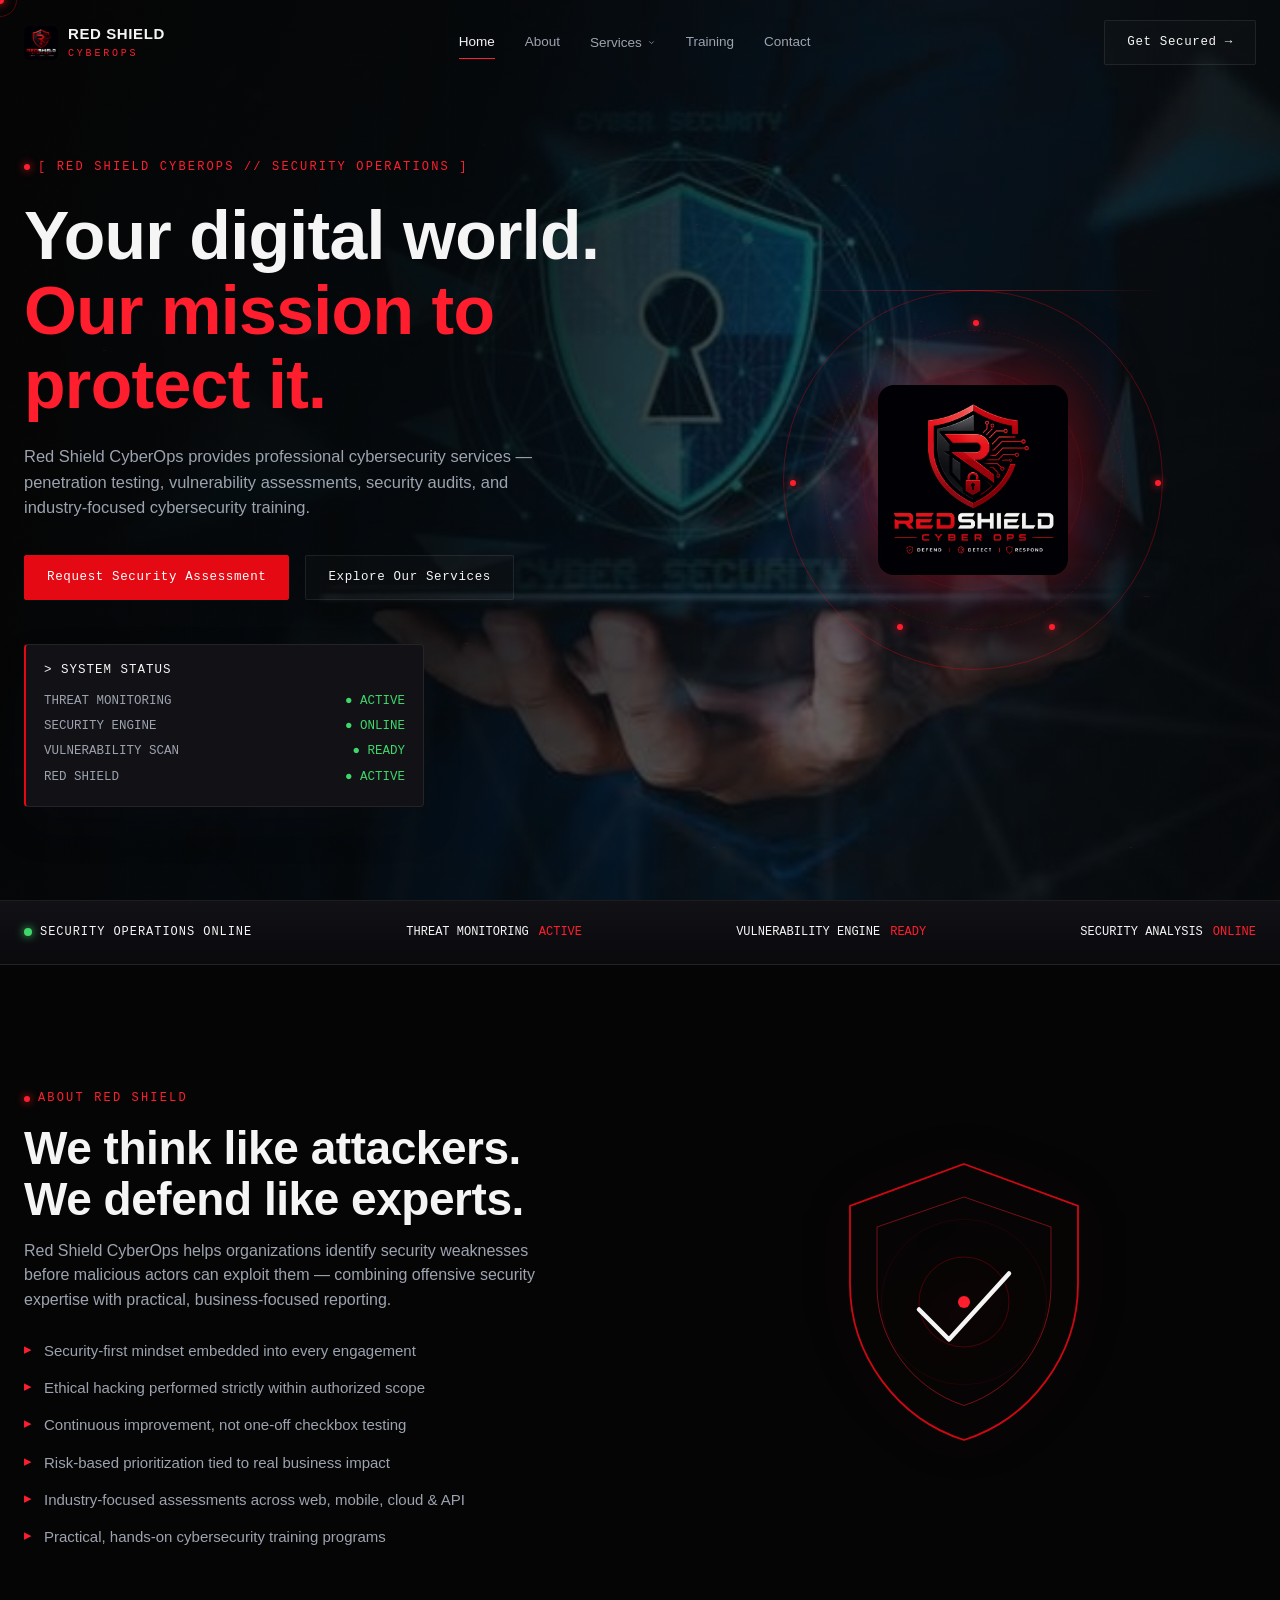
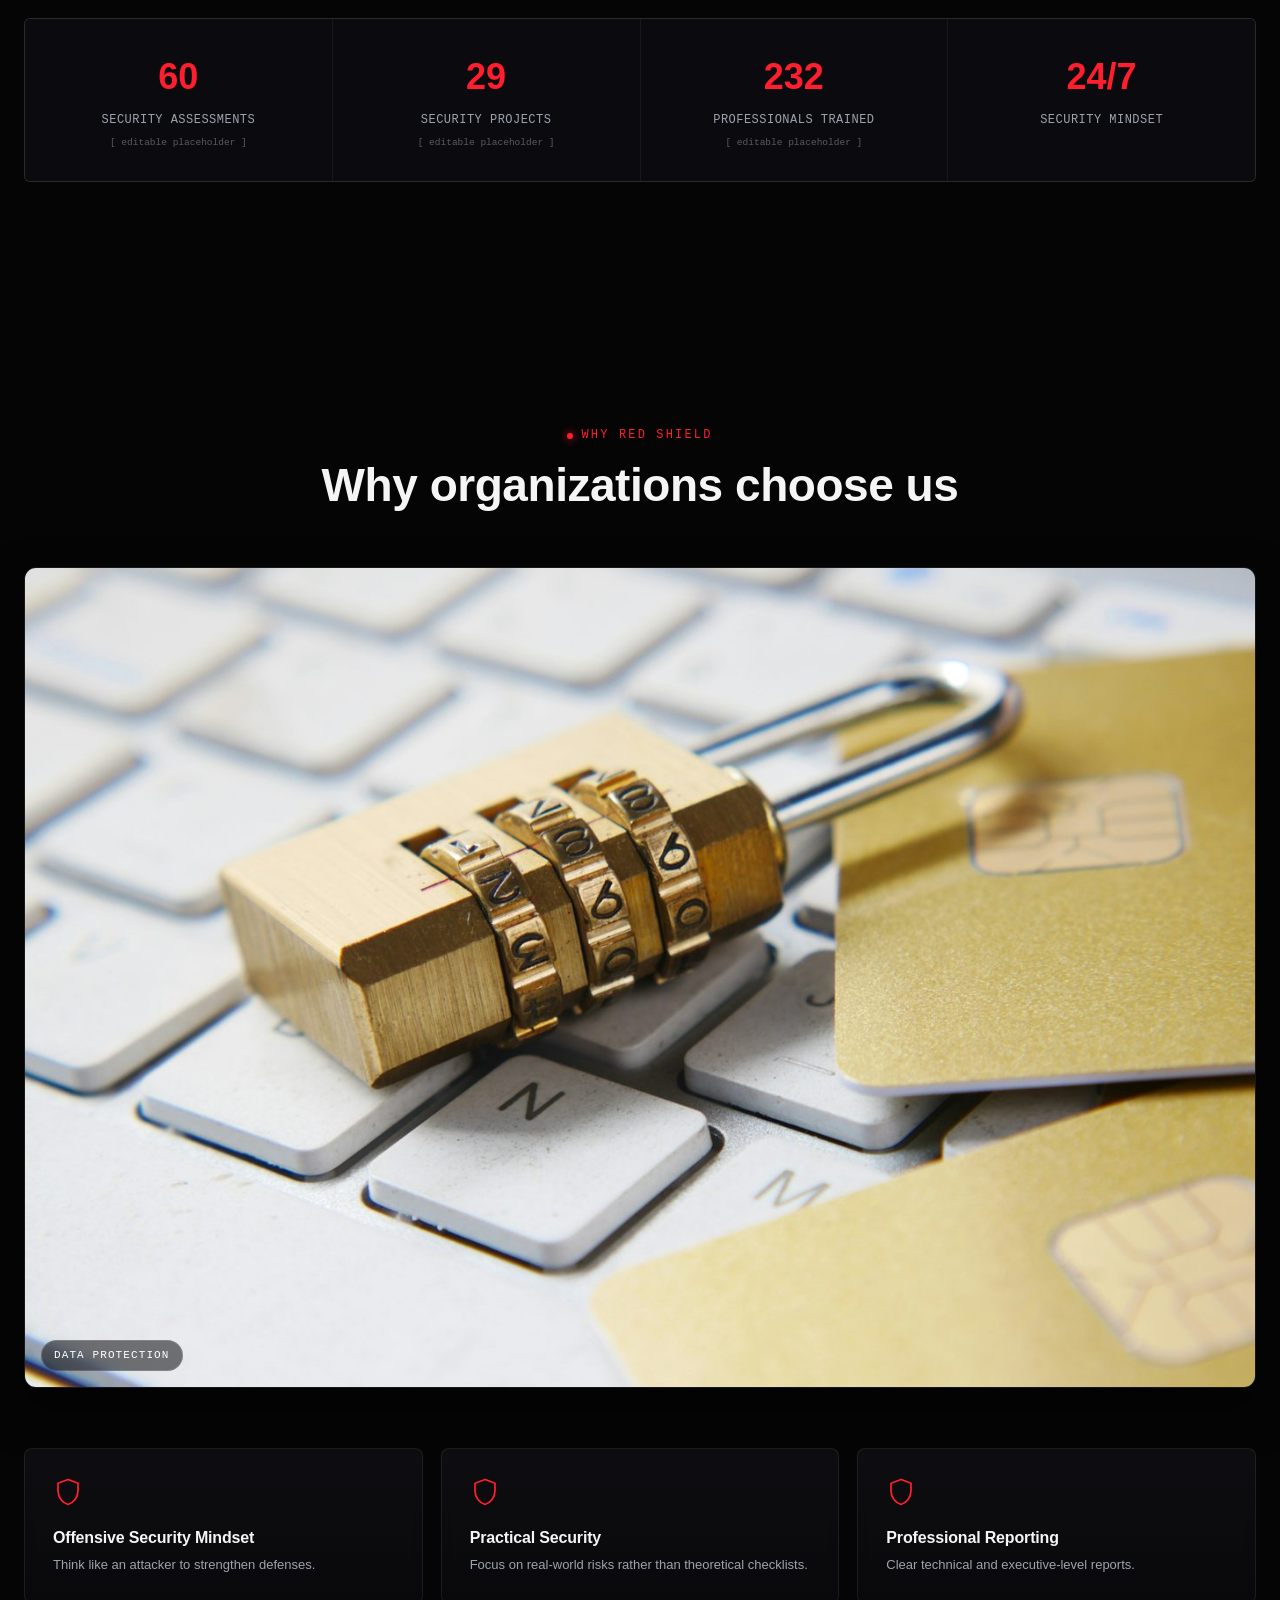
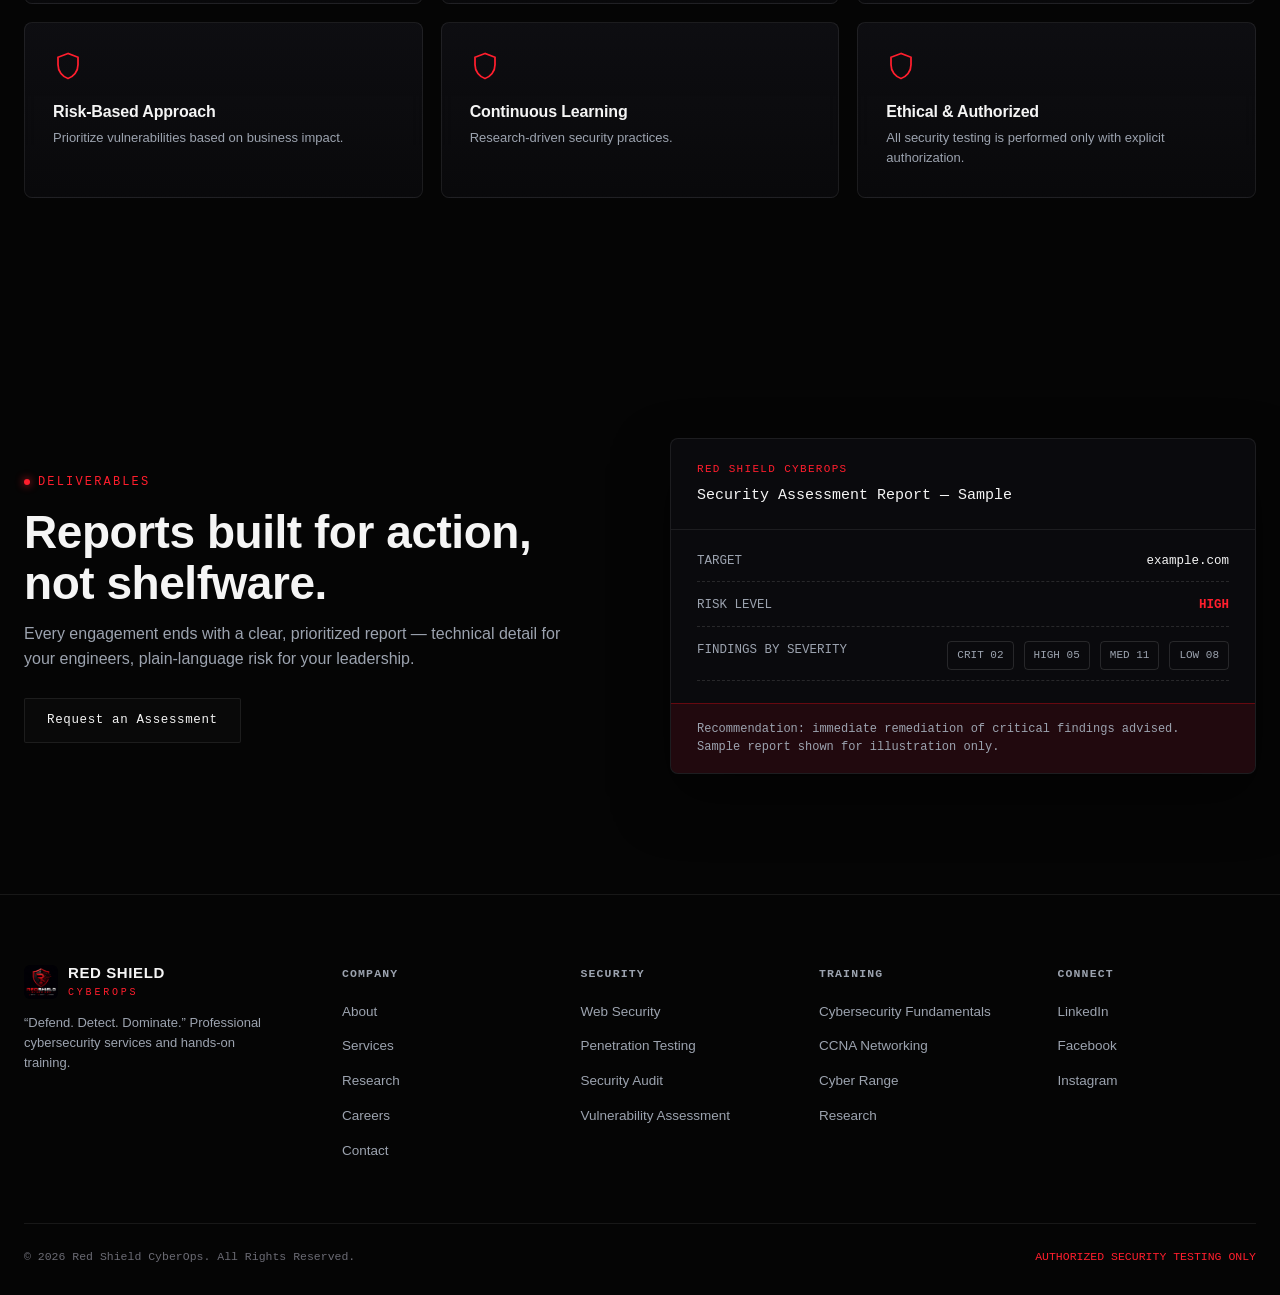
<file: index.html>
<!DOCTYPE html>
<html lang="en">
<head>
<meta charset="UTF-8">
<meta name="viewport" content="width=device-width, initial-scale=1.0">
<title>Red Shield CyberOps | Offensive Security, Penetration Testing &amp; Cyber Training</title>
<meta name="description" content="Red Shield CyberOps delivers professional penetration testing, vulnerability assessments, security audits, and hands-on cybersecurity training.">
<meta name="keywords" content="cybersecurity services, cybersecurity company, penetration testing, web application security, mobile application security, vulnerability assessment, security audit, API security, cybersecurity training, ethical hacking training, CEH preparation, CCNA training, network security, cybersecurity consulting">
<meta property="og:title" content="Red Shield CyberOps | Offensive Security, Penetration Testing &amp; Cyber Training">
<meta property="og:description" content="Red Shield CyberOps delivers professional penetration testing, vulnerability assessments, security audits, and hands-on cybersecurity training.">
<meta property="og:type" content="website">
<meta property="og:image" content="images/logo.jpeg">
<link rel="icon" type="image/jpeg" href="images/logo.jpeg">
<link rel="stylesheet" href="styles.css">
<script type="application/ld+json">
{
  "@context": "https://schema.org",
  "@type": "ProfessionalService",
  "name": "Red Shield CyberOps",
  "description": "Penetration testing, vulnerability assessment, security audits and cybersecurity training.",
  "areaServed": "Global",
  "slogan": "Defend. Detect. Dominate."
}
</script>
</head>
<body>

<canvas id="bg-canvas"></canvas>
<div class="grain"></div>
<div class="cursor-dot" id="cursorDot"></div>
<div class="cursor-ring" id="cursorRing"></div>
<div class="cursor-label" id="cursorLabel">ACCESS</div>

<!-- NAV -->
<header id="siteHeader">
  <div class="container nav-inner">
    <a href="index.html" class="logo">
      <img class="logo-mark" src="images/logo.jpeg" alt="Red Shield CyberOps logo">
      <span class="logo-text"><span class="l1">RED SHIELD</span><br><span class="l2">CYBEROPS</span></span>
    </a>
    <nav class="nav-links">
      <a href="index.html" class="active-link">Home</a>
      <a href="about.html">About</a>
      <div class="nav-item-dropdown" id="navServicesItem">
        <button class="nav-drop-trigger" type="button" aria-haspopup="true" aria-expanded="false">
          Services
          <svg class="caret" viewBox="0 0 24 24" fill="none" stroke="currentColor" stroke-width="2"><path d="M6 9l6 6 6-6"/></svg>
        </button>
        <div class="nav-dropdown-panel" data-nav-services-panel></div>
      </div>
      <a href="training.html">Training</a>
      <a href="contact.html">Contact</a>
    </nav>
    <a href="contact.html" class="btn btn-ghost nav-cta" data-cursor="ACCESS">Get Secured →</a>
    <button class="hamburger" id="hamburgerBtn" aria-label="Open menu">
      <span></span><span></span><span></span>
    </button>
  </div>
</header>

<div class="mobile-menu" id="mobileMenu">
  <a href="index.html" class="active-link">Home</a>
  <a href="about.html">About</a>
  <div class="mobile-drop-trigger" id="mobileServicesTrigger">
    <span>Services</span>
    <svg class="caret" viewBox="0 0 24 24" fill="none" stroke="currentColor" stroke-width="2"><path d="M6 9l6 6 6-6"/></svg>
  </div>
  <div class="mobile-services-list" id="mobileServicesList" data-nav-services-panel></div>
  <a href="training.html">Training</a>
  <a href="contact.html">Contact</a>
</div>

<main>
<!-- HERO -->
<section class="hero" id="home">
  <div class="hero-bg-photo"></div>
  <div class="container hero-grid">
    <div class="reveal in">
      <span class="eyebrow">[ RED SHIELD CYBEROPS // SECURITY OPERATIONS ]</span>
      <h1>Your digital world.<br><span class="accent">Our mission to protect it.</span></h1>
      <p class="lead">Red Shield CyberOps provides professional cybersecurity services — penetration testing, vulnerability assessments, security audits, and industry-focused cybersecurity training.</p>
      <div class="hero-actions">
        <a href="contact.html" class="btn btn-primary" data-cursor="REQUEST">Request Security Assessment</a>
        <a href="services.html" class="btn btn-ghost" data-cursor="VIEW">Explore Our Services</a>
      </div>
      <div class="status-panel">
        <span class="status-title">&gt; SYSTEM STATUS</span>
        <div class="status-row"><span>THREAT MONITORING</span><span class="ok">ACTIVE</span></div>
        <div class="status-row"><span>SECURITY ENGINE</span><span class="ok">ONLINE</span></div>
        <div class="status-row"><span>VULNERABILITY SCAN</span><span class="ok">READY</span></div>
        <div class="status-row"><span>RED SHIELD</span><span class="ok">ACTIVE</span></div>
      </div>
    </div>
    <div class="hero-visual reveal in reveal-delay-2">
      <div class="shield-wrap">
        <div class="ring ring1"></div>
        <div class="ring ring2"></div>
        <div class="ring ring3"></div>
        <div class="scan-line"></div>
        <img class="hero-shield" src="images/logo.jpeg" alt="Red Shield CyberOps shield logo" style="position:absolute;top:50%;left:50%;transform:translate(-50%,-50%);">
        <div class="node" style="top:8%;left:50%;"></div>
        <div class="node" style="top:50%;left:2%;"></div>
        <div class="node" style="top:50%;left:98%;"></div>
        <div class="node" style="top:88%;left:30%;"></div>
        <div class="node" style="top:88%;left:70%;"></div>
      </div>
    </div>
  </div>
</section>

<!-- STATUS BAR -->
<div class="status-bar">
  <div class="container status-bar-inner">
    <div class="lead-status"><span class="pulse-dot"></span> SECURITY OPERATIONS ONLINE</div>
    <div class="item"><b>THREAT MONITORING</b><span class="val">ACTIVE</span></div>
    <div class="item"><b>VULNERABILITY ENGINE</b><span class="val">READY</span></div>
    <div class="item"><b>SECURITY ANALYSIS</b><span class="val">ONLINE</span></div>
  </div>
</div>

<!-- ABOUT -->
<section class="section" id="about">
  <div class="container about-grid">
    <div class="reveal">
      <span class="eyebrow">About Red Shield</span>
      <h2 class="section-title">We think like attackers.<br>We defend like experts.</h2>
      <p class="section-sub" style="max-width:520px;">Red Shield CyberOps helps organizations identify security weaknesses before malicious actors can exploit them — combining offensive security expertise with practical, business-focused reporting.</p>
      <ul class="about-points">
        <li>Security-first mindset embedded into every engagement</li>
        <li>Ethical hacking performed strictly within authorized scope</li>
        <li>Continuous improvement, not one-off checkbox testing</li>
        <li>Risk-based prioritization tied to real business impact</li>
        <li>Industry-focused assessments across web, mobile, cloud &amp; API</li>
        <li>Practical, hands-on cybersecurity training programs</li>
      </ul>
    </div>
    <div class="about-visual reveal reveal-delay-2">
      <svg viewBox="0 0 200 220" fill="none">
        <path d="M100 8 176 36v52c0 48-32 90-76 104-44-14-76-56-76-104V36Z" stroke="#E50914" stroke-width="1.2" opacity="0.9"/>
        <path d="M100 30 158 50v40c0 36-24 68-58 79-34-11-58-43-58-79V50Z" stroke="#FF1E2D" stroke-width="0.6" opacity="0.5"/>
        <circle cx="100" cy="100" r="4" fill="#FF1E2D"/>
        <circle cx="100" cy="100" r="30" stroke="#70000A" stroke-width="0.6" opacity="0.7"/>
        <circle cx="100" cy="100" r="55" stroke="#70000A" stroke-width="0.4" opacity="0.4"/>
        <path d="M70 105l20 20 40-44" stroke="#F5F5F5" stroke-width="3" stroke-linecap="round" stroke-linejoin="round"/>
      </svg>
    </div>
  </div>
  <div class="container">
    <div class="stats-grid">
      <div class="stat reveal"><div class="num" data-count="100">0</div><div class="label">SECURITY ASSESSMENTS</div><span class="placeholder-tag">[ editable placeholder ]</span></div>
      <div class="stat reveal reveal-delay-1"><div class="num" data-count="50">0</div><div class="label">SECURITY PROJECTS</div><span class="placeholder-tag">[ editable placeholder ]</span></div>
      <div class="stat reveal reveal-delay-2"><div class="num" data-count="500">0</div><div class="label">PROFESSIONALS TRAINED</div><span class="placeholder-tag">[ editable placeholder ]</span></div>
      <div class="stat reveal reveal-delay-3"><div class="num" style="font-size:36px;color:var(--red-bright);">24/7</div><div class="label">SECURITY MINDSET</div><span class="placeholder-tag">&nbsp;</span></div>
    </div>
  </div>
</section>

<!-- WHY CHOOSE -->
<section class="section">
  <div class="container">
    <div class="section-head center reveal">
      <span class="eyebrow">Why Red Shield</span>
      <h2 class="section-title">Why organizations choose us</h2>
    </div>
    <div class="photo-banner reveal">
      <div class="photo-frame">
        <img src="images/photos/padlock-security.jpg" alt="Padlock securing sensitive data" loading="lazy">
        <span class="photo-tag">DATA PROTECTION</span>
      </div>
    </div>
    <div class="why-grid" id="whyGrid" style="margin-top:60px;"></div>
  </div>
</section>

<!-- REPORT PREVIEW -->
<section class="section">
  <div class="container report-wrap">
    <div class="reveal">
      <span class="eyebrow">Deliverables</span>
      <h2 class="section-title">Reports built for action, not shelfware.</h2>
      <p class="section-sub">Every engagement ends with a clear, prioritized report — technical detail for your engineers, plain-language risk for your leadership.</p>
      <a href="contact.html" class="btn btn-ghost" style="margin-top:26px;" data-cursor="REQUEST">Request an Assessment</a>
    </div>
    <div class="reveal reveal-delay-2">
      <div class="report-doc">
        <div class="report-head">
          <div class="rc">RED SHIELD CYBEROPS</div>
          <div class="rt">Security Assessment Report — Sample</div>
        </div>
        <div class="report-body">
          <div class="report-row"><span class="rl">TARGET</span><span class="rv">example.com</span></div>
          <div class="report-row risk"><span class="rl">RISK LEVEL</span><span class="rv">HIGH</span></div>
          <div class="report-row"><span class="rl">FINDINGS BY SEVERITY</span>
            <span class="sev-pill"><span>CRIT 02</span><span>HIGH 05</span><span>MED 11</span><span>LOW 08</span></span>
          </div>
        </div>
        <div class="report-note">Recommendation: immediate remediation of critical findings advised. Sample report shown for illustration only.</div>
      </div>
    </div>
  </div>
</section>
</main>

<footer>
  <div class="container">
    <div class="footer-top">
      <div class="footer-brand">
        <a href="index.html" class="logo">
          <img class="logo-mark" src="images/logo.jpeg" alt="Red Shield CyberOps logo">
          <span class="logo-text"><span class="l1">RED SHIELD</span><br><span class="l2">CYBEROPS</span></span>
        </a>
        <p>“Defend. Detect. Dominate.” Professional cybersecurity services and hands-on training.</p>
      </div>
      <div class="footer-col">
        <h5>Company</h5>
        <ul><li><a href="about.html">About</a></li><li><a href="services.html">Services</a></li><li><a href="training.html">Research</a></li><li><a href="contact.html">Careers</a></li><li><a href="contact.html">Contact</a></li></ul>
      </div>
      <div class="footer-col">
        <h5>Security</h5>
        <ul><li><a href="services.html#web-application-security">Web Security</a></li><li><a href="services.html#penetration-testing">Penetration Testing</a></li><li><a href="services.html#security-audit">Security Audit</a></li><li><a href="services.html#vulnerability-assessment">Vulnerability Assessment</a></li></ul>
      </div>
      <div class="footer-col">
        <h5>Training</h5>
        <ul><li><a href="training.html#courses">Cybersecurity Fundamentals</a></li><li><a href="training.html#courses">CCNA Networking</a></li><li><a href="training.html#cyber-range">Cyber Range</a></li><li><a href="training.html#research">Research</a></li></ul>
      </div>
      <div class="footer-col">
        <h5>Connect</h5>
        <ul><li><a href="#" data-social="linkedin">LinkedIn</a></li><li><a href="#" data-social="facebook">Facebook</a></li><li><a href="#" data-social="instagram">Instagram</a></li></ul>
      </div>
    </div>
    <div class="footer-bottom">
      <span>© 2026 Red Shield CyberOps. All Rights Reserved.</span>
      <span class="auth-tag">AUTHORIZED SECURITY TESTING ONLY</span>
    </div>
  </div>
</footer>

<script src="script.js" defer></script>
</body>
</html>
</file>
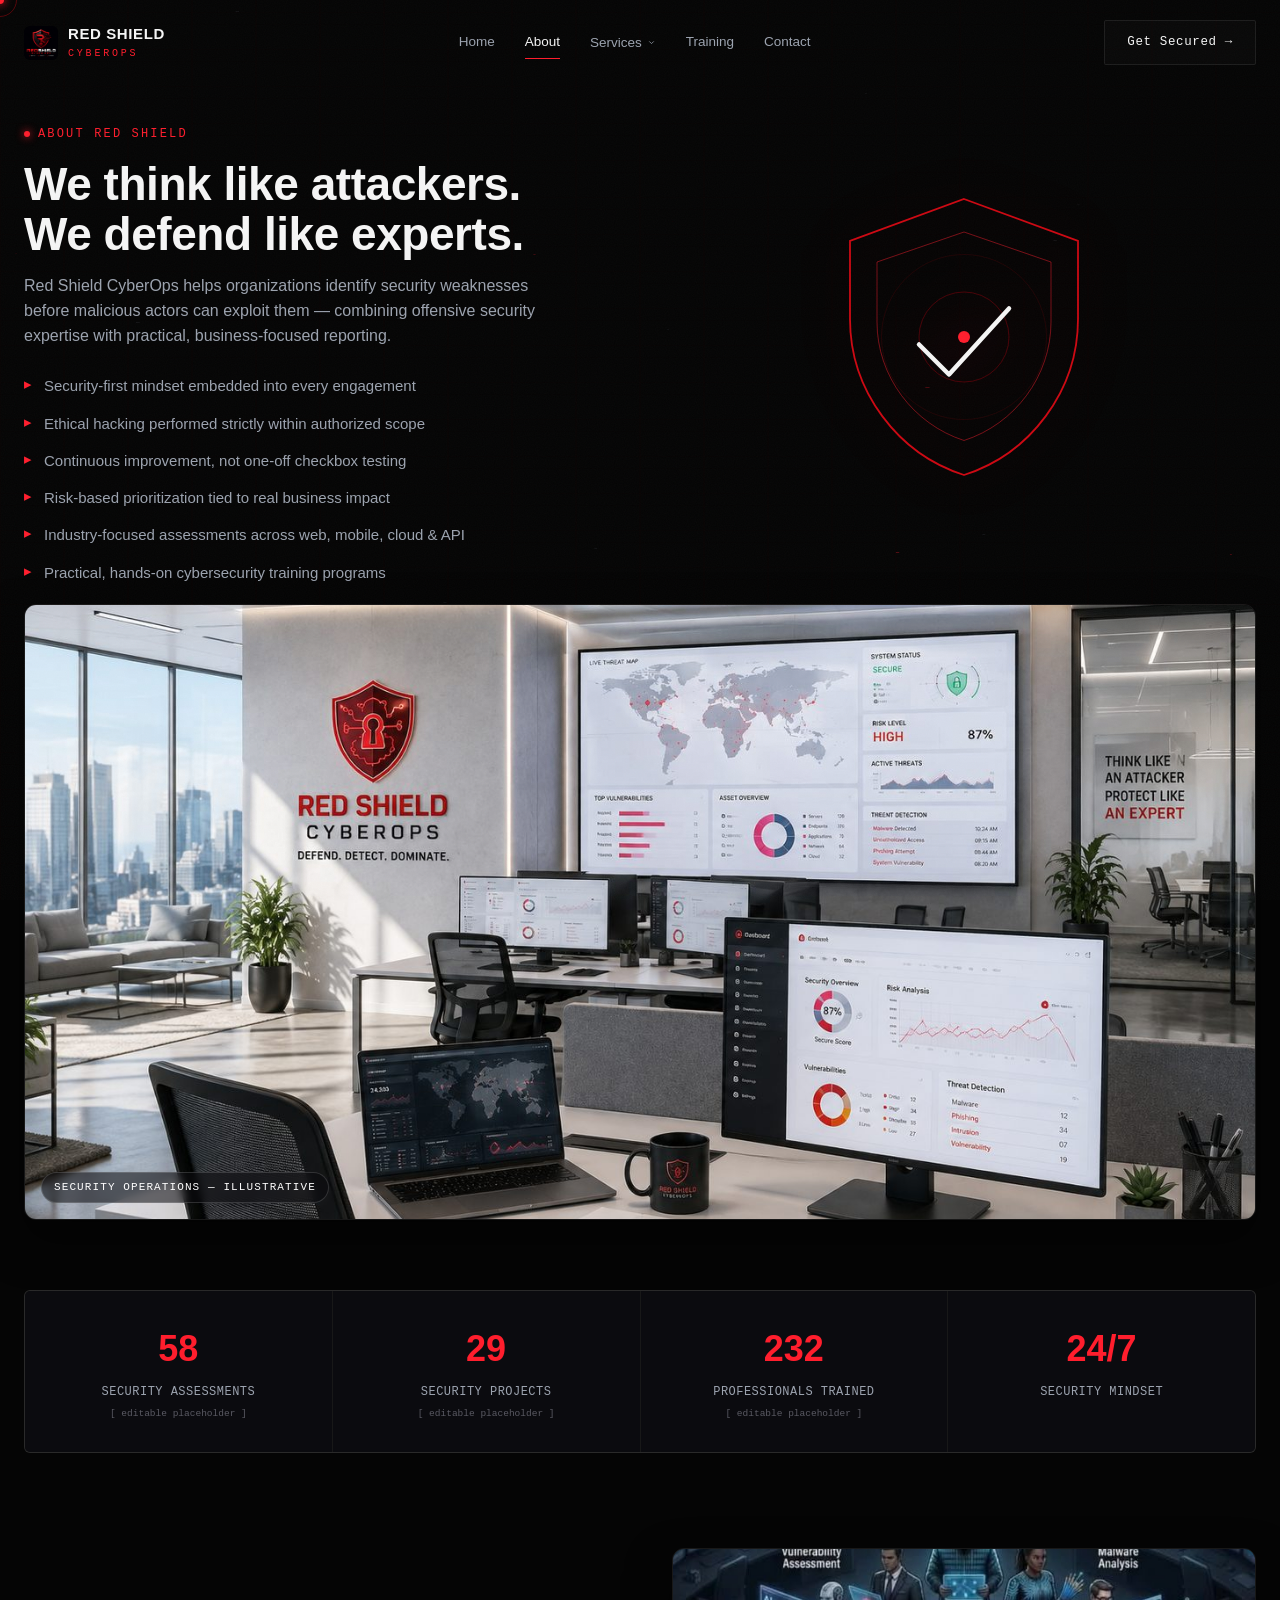
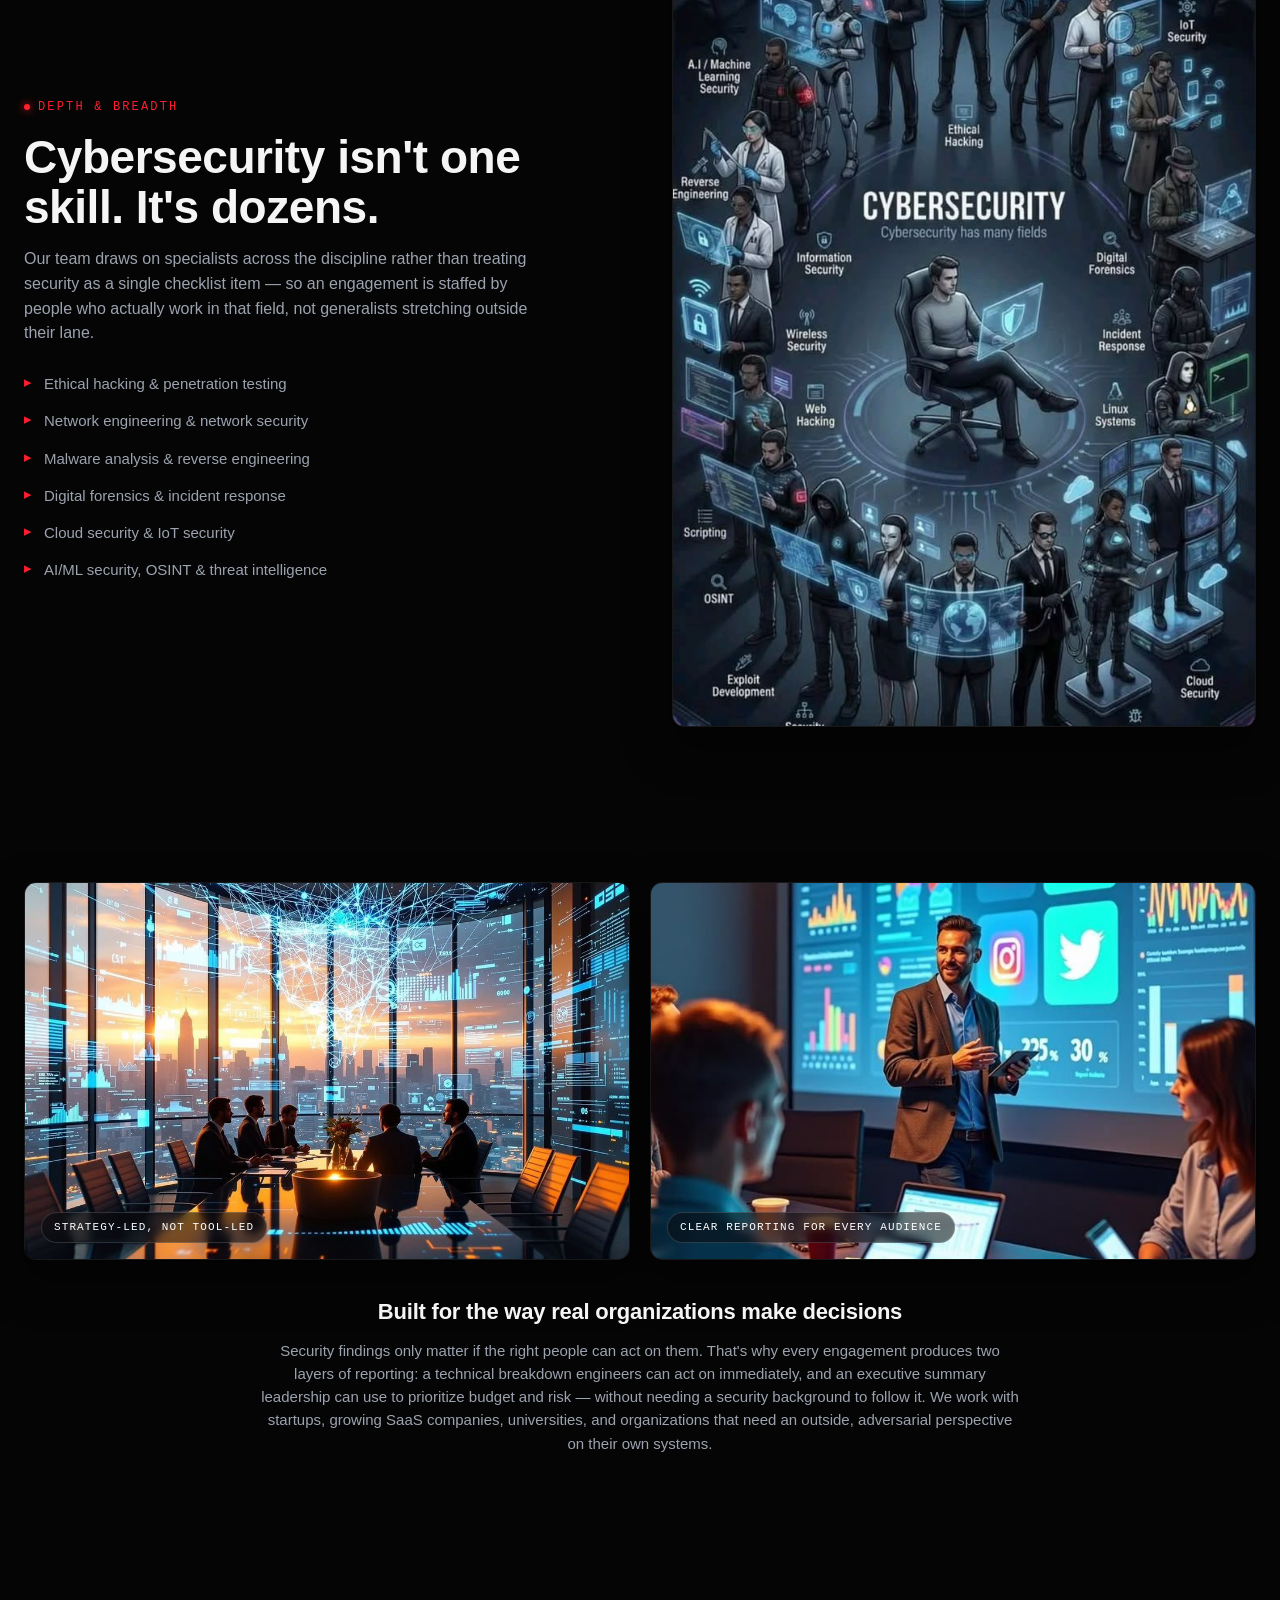
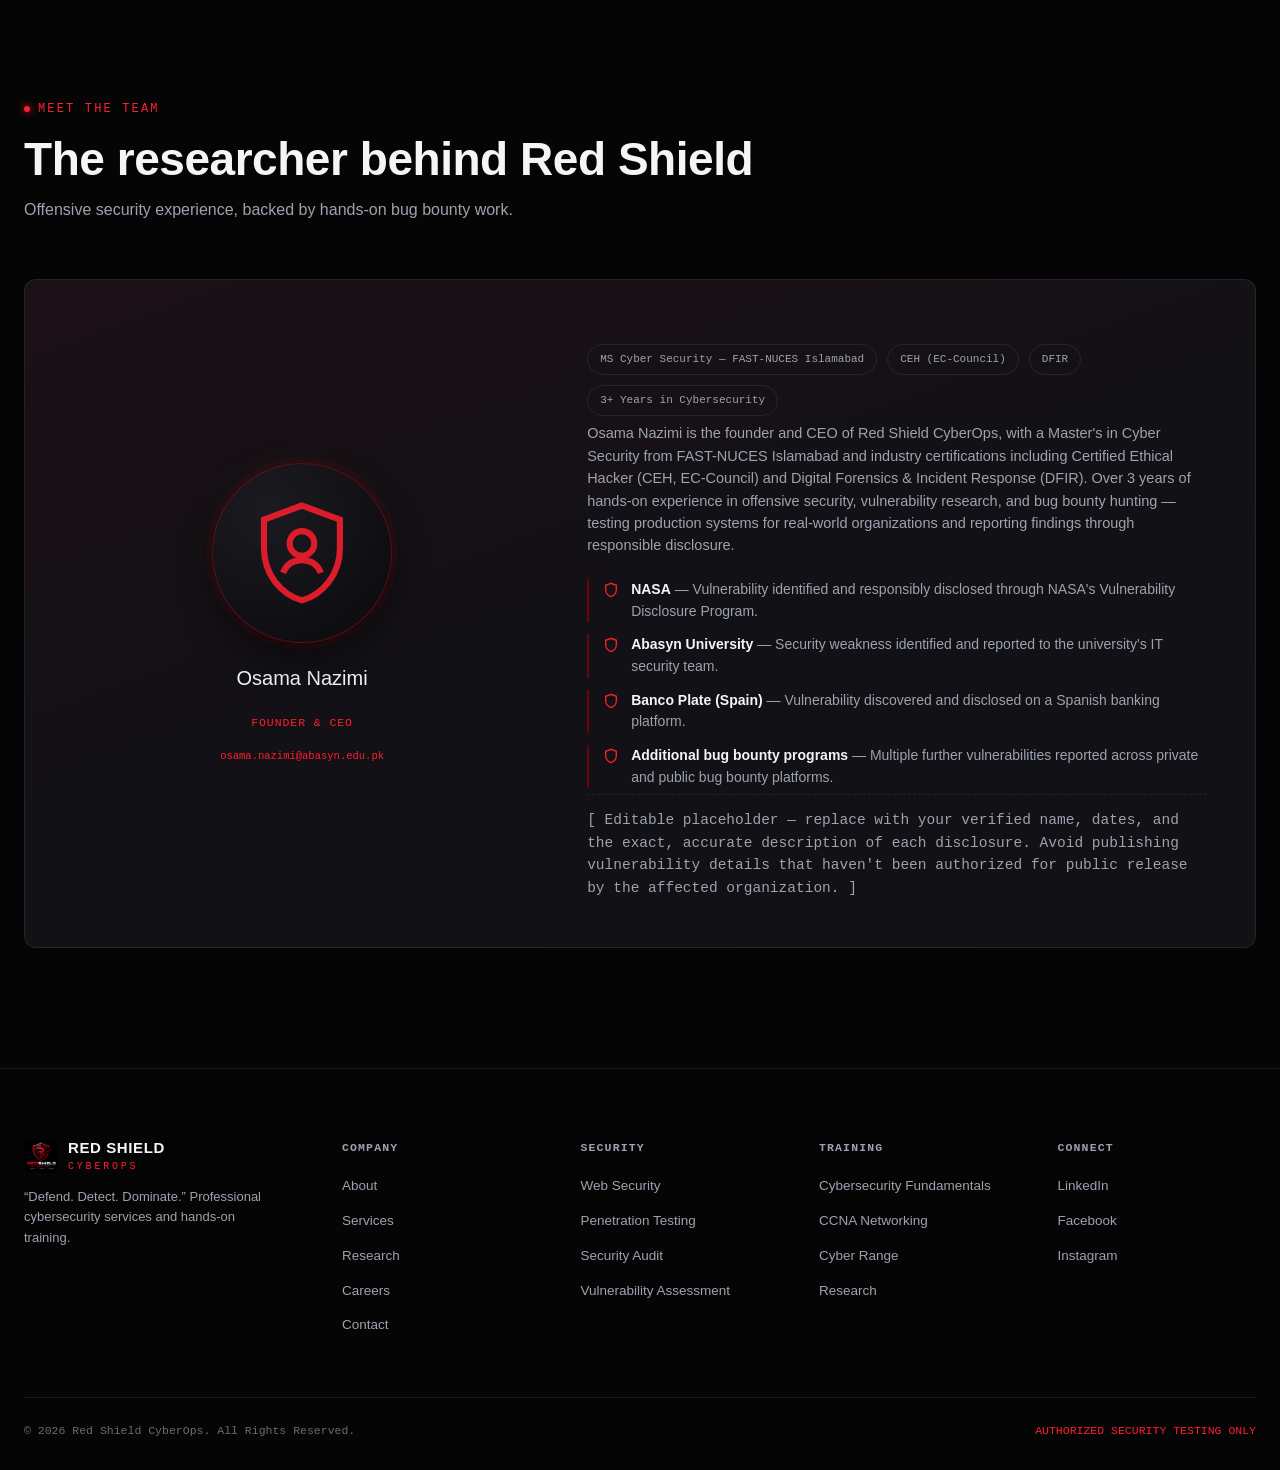
<file: about.html>
<!DOCTYPE html>
<html lang="en">
<head>
<meta charset="UTF-8">
<meta name="viewport" content="width=device-width, initial-scale=1.0">
<title>About Red Shield CyberOps | Our Approach &amp; Lead Researcher</title>
<meta name="description" content="Learn how Red Shield CyberOps approaches offensive security, and meet the lead researcher behind our assessments.">
<meta name="keywords" content="cybersecurity services, cybersecurity company, penetration testing, web application security, mobile application security, vulnerability assessment, security audit, API security, cybersecurity training, ethical hacking training, CEH preparation, CCNA training, network security, cybersecurity consulting">
<meta property="og:title" content="About Red Shield CyberOps | Our Approach &amp; Lead Researcher">
<meta property="og:description" content="Learn how Red Shield CyberOps approaches offensive security, and meet the lead researcher behind our assessments.">
<meta property="og:type" content="website">
<meta property="og:image" content="images/logo.jpeg">
<link rel="icon" type="image/jpeg" href="images/logo.jpeg">
<link rel="stylesheet" href="styles.css">
<script type="application/ld+json">
{
  "@context": "https://schema.org",
  "@type": "ProfessionalService",
  "name": "Red Shield CyberOps",
  "description": "Penetration testing, vulnerability assessment, security audits and cybersecurity training.",
  "areaServed": "Global",
  "slogan": "Defend. Detect. Dominate."
}
</script>
</head>
<body>

<canvas id="bg-canvas"></canvas>
<div class="grain"></div>
<div class="cursor-dot" id="cursorDot"></div>
<div class="cursor-ring" id="cursorRing"></div>
<div class="cursor-label" id="cursorLabel">ACCESS</div>

<!-- NAV -->
<header id="siteHeader">
  <div class="container nav-inner">
    <a href="index.html" class="logo">
      <img class="logo-mark" src="images/logo.jpeg" alt="Red Shield CyberOps logo">
      <span class="logo-text"><span class="l1">RED SHIELD</span><br><span class="l2">CYBEROPS</span></span>
    </a>
    <nav class="nav-links">
      <a href="index.html">Home</a>
      <a href="about.html" class="active-link">About</a>
      <div class="nav-item-dropdown" id="navServicesItem">
        <button class="nav-drop-trigger" type="button" aria-haspopup="true" aria-expanded="false">
          Services
          <svg class="caret" viewBox="0 0 24 24" fill="none" stroke="currentColor" stroke-width="2"><path d="M6 9l6 6 6-6"/></svg>
        </button>
        <div class="nav-dropdown-panel" data-nav-services-panel></div>
      </div>
      <a href="training.html">Training</a>
      <a href="contact.html">Contact</a>
    </nav>
    <a href="contact.html" class="btn btn-ghost nav-cta" data-cursor="ACCESS">Get Secured →</a>
    <button class="hamburger" id="hamburgerBtn" aria-label="Open menu">
      <span></span><span></span><span></span>
    </button>
  </div>
</header>

<div class="mobile-menu" id="mobileMenu">
  <a href="index.html">Home</a>
  <a href="about.html" class="active-link">About</a>
  <div class="mobile-drop-trigger" id="mobileServicesTrigger">
    <span>Services</span>
    <svg class="caret" viewBox="0 0 24 24" fill="none" stroke="currentColor" stroke-width="2"><path d="M6 9l6 6 6-6"/></svg>
  </div>
  <div class="mobile-services-list" id="mobileServicesList" data-nav-services-panel></div>
  <a href="training.html">Training</a>
  <a href="contact.html">Contact</a>
</div>

<main>
<!-- ABOUT -->
<section class="section" id="about">
  <div class="container about-grid">
    <div class="reveal">
      <span class="eyebrow">About Red Shield</span>
      <h2 class="section-title">We think like attackers.<br>We defend like experts.</h2>
      <p class="section-sub" style="max-width:520px;">Red Shield CyberOps helps organizations identify security weaknesses before malicious actors can exploit them — combining offensive security expertise with practical, business-focused reporting.</p>
      <ul class="about-points">
        <li>Security-first mindset embedded into every engagement</li>
        <li>Ethical hacking performed strictly within authorized scope</li>
        <li>Continuous improvement, not one-off checkbox testing</li>
        <li>Risk-based prioritization tied to real business impact</li>
        <li>Industry-focused assessments across web, mobile, cloud &amp; API</li>
        <li>Practical, hands-on cybersecurity training programs</li>
      </ul>
    </div>
    <div class="about-visual reveal reveal-delay-2">
      <svg viewBox="0 0 200 220" fill="none">
        <path d="M100 8 176 36v52c0 48-32 90-76 104-44-14-76-56-76-104V36Z" stroke="#E50914" stroke-width="1.2" opacity="0.9"/>
        <path d="M100 30 158 50v40c0 36-24 68-58 79-34-11-58-43-58-79V50Z" stroke="#FF1E2D" stroke-width="0.6" opacity="0.5"/>
        <circle cx="100" cy="100" r="4" fill="#FF1E2D"/>
        <circle cx="100" cy="100" r="30" stroke="#70000A" stroke-width="0.6" opacity="0.7"/>
        <circle cx="100" cy="100" r="55" stroke="#70000A" stroke-width="0.4" opacity="0.4"/>
        <path d="M70 105l20 20 40-44" stroke="#F5F5F5" stroke-width="3" stroke-linecap="round" stroke-linejoin="round"/>
      </svg>
    </div>
  </div>
  <div class="container">
    <div class="photo-banner reveal">
      <div class="photo-frame" style="aspect-ratio:16/8;">
        <img src="images/photos/soc-office.jpg" alt="Red Shield CyberOps style security operations workspace" loading="lazy">
        <span class="photo-tag">SECURITY OPERATIONS &mdash; ILLUSTRATIVE</span>
      </div>
    </div>
  </div>
  <div class="container">
    <div class="stats-grid">
      <div class="stat reveal"><div class="num" data-count="100">0</div><div class="label">SECURITY ASSESSMENTS</div><span class="placeholder-tag">[ editable placeholder ]</span></div>
      <div class="stat reveal reveal-delay-1"><div class="num" data-count="50">0</div><div class="label">SECURITY PROJECTS</div><span class="placeholder-tag">[ editable placeholder ]</span></div>
      <div class="stat reveal reveal-delay-2"><div class="num" data-count="500">0</div><div class="label">PROFESSIONALS TRAINED</div><span class="placeholder-tag">[ editable placeholder ]</span></div>
      <div class="stat reveal reveal-delay-3"><div class="num" style="font-size:36px;color:var(--red-bright);">24/7</div><div class="label">SECURITY MINDSET</div><span class="placeholder-tag">&nbsp;</span></div>
    </div>
  </div>
</section>

<!-- FIELDS WE COVER -->
<section class="section">
  <div class="container about-grid">
    <div class="about-visual reveal" style="order:2;">
      <div class="photo-frame" style="aspect-ratio:3/4;">
        <img src="images/photos/cybersecurity-fields.jpg" alt="The many fields within cybersecurity" loading="lazy">
      </div>
    </div>
    <div class="reveal reveal-delay-1" style="order:1;">
      <span class="eyebrow">Depth &amp; Breadth</span>
      <h2 class="section-title">Cybersecurity isn't one skill. It's dozens.</h2>
      <p class="section-sub" style="max-width:520px;">Our team draws on specialists across the discipline rather than treating security as a single checklist item — so an engagement is staffed by people who actually work in that field, not generalists stretching outside their lane.</p>
      <ul class="about-points">
        <li>Ethical hacking &amp; penetration testing</li>
        <li>Network engineering &amp; network security</li>
        <li>Malware analysis &amp; reverse engineering</li>
        <li>Digital forensics &amp; incident response</li>
        <li>Cloud security &amp; IoT security</li>
        <li>AI/ML security, OSINT &amp; threat intelligence</li>
      </ul>
    </div>
  </div>
</section>

<!-- LEADERSHIP & WHO WE SERVE -->
<section class="section">
  <div class="container">
    <div class="photo-strip">
      <div class="photo-frame reveal" style="aspect-ratio:16/10;">
        <img src="images/photos/leadership-boardroom.jpg" alt="Leadership reviewing security strategy" loading="lazy">
        <span class="photo-tag">STRATEGY-LED, NOT TOOL-LED</span>
      </div>
      <div class="photo-frame reveal reveal-delay-1" style="aspect-ratio:16/10;">
        <img src="images/photos/social-strategy-meeting.jpg" alt="Presenting security findings to a client team" loading="lazy">
        <span class="photo-tag">CLEAR REPORTING FOR EVERY AUDIENCE</span>
      </div>
    </div>
    <div class="about-extra reveal reveal-delay-2">
      <h3>Built for the way real organizations make decisions</h3>
      <p>Security findings only matter if the right people can act on them. That's why every engagement produces two layers of reporting: a technical breakdown engineers can act on immediately, and an executive summary leadership can use to prioritize budget and risk — without needing a security background to follow it. We work with startups, growing SaaS companies, universities, and organizations that need an outside, adversarial perspective on their own systems.</p>
    </div>
  </div>
</section>

<!-- FOUNDER / LEAD RESEARCHER -->
<section class="section" id="researcher">
  <div class="container">
    <div class="section-head reveal">
      <span class="eyebrow">Meet The Team</span>
      <h2 class="section-title">The researcher behind Red Shield</h2>
      <p class="section-sub">Offensive security experience, backed by hands-on bug bounty work.</p>
    </div>
    <div class="founder-wrap reveal">
      <div class="founder-avatar-wrap">
        <div class="founder-avatar">
          <svg viewBox="0 0 24 24" fill="none" stroke="currentColor" stroke-width="1.3">
            <path d="M12 2 4 5v6c0 5.5 3.6 9.7 8 11 4.4-1.3 8-5.5 8-11V5Z"/>
            <circle cx="12" cy="10" r="2.6"/>
            <path d="M8 16.2c.7-1.8 2.2-2.7 4-2.7s3.3.9 4 2.7"/>
          </svg>
        </div>
        <div class="founder-name">Osama Nazimi</div>
        <div class="founder-title">Founder &amp; CEO</div>
        <a href="mailto:osama.nazimi@abasyn.edu.pk" class="founder-avatar-tag" style="color:var(--red-bright);">osama.nazimi@abasyn.edu.pk</a>
      </div>
      <div class="founder-bio">
        <div class="founder-badges">
          <span class="founder-badge">MS Cyber Security — FAST-NUCES Islamabad</span>
          <span class="founder-badge">CEH (EC-Council)</span>
          <span class="founder-badge">DFIR</span>
          <span class="founder-badge">3+ Years in Cybersecurity</span>
        </div>
        <p>Osama Nazimi is the founder and CEO of Red Shield CyberOps, with a Master's in Cyber Security from FAST-NUCES Islamabad and industry certifications including Certified Ethical Hacker (CEH, EC-Council) and Digital Forensics &amp; Incident Response (DFIR). Over 3 years of hands-on experience in offensive security, vulnerability research, and bug bounty hunting — testing production systems for real-world organizations and reporting findings through responsible disclosure.</p>
        <div class="disclosure-list">
          <div class="disclosure-item">
            <svg class="d-shield" viewBox="0 0 24 24" fill="none" stroke="currentColor" stroke-width="2"><path d="M12 2 4 5v6c0 5.5 3.6 9.7 8 11 4.4-1.3 8-5.5 8-11V5Z"/></svg>
            <span><b>NASA</b> — Vulnerability identified and responsibly disclosed through NASA's Vulnerability Disclosure Program.</span>
          </div>
          <div class="disclosure-item">
            <svg class="d-shield" viewBox="0 0 24 24" fill="none" stroke="currentColor" stroke-width="2"><path d="M12 2 4 5v6c0 5.5 3.6 9.7 8 11 4.4-1.3 8-5.5 8-11V5Z"/></svg>
            <span><b>Abasyn University</b> — Security weakness identified and reported to the university's IT security team.</span>
          </div>
          <div class="disclosure-item">
            <svg class="d-shield" viewBox="0 0 24 24" fill="none" stroke="currentColor" stroke-width="2"><path d="M12 2 4 5v6c0 5.5 3.6 9.7 8 11 4.4-1.3 8-5.5 8-11V5Z"/></svg>
            <span><b>Banco Plate (Spain)</b> — Vulnerability discovered and disclosed on a Spanish banking platform.</span>
          </div>
          <div class="disclosure-item">
            <svg class="d-shield" viewBox="0 0 24 24" fill="none" stroke="currentColor" stroke-width="2"><path d="M12 2 4 5v6c0 5.5 3.6 9.7 8 11 4.4-1.3 8-5.5 8-11V5Z"/></svg>
            <span><b>Additional bug bounty programs</b> — Multiple further vulnerabilities reported across private and public bug bounty platforms.</span>
          </div>
        </div>
        <p class="founder-editnote">[ Editable placeholder — replace with your verified name, dates, and the exact, accurate description of each disclosure. Avoid publishing vulnerability details that haven't been authorized for public release by the affected organization. ]</p>
      </div>
    </div>
  </div>
</section>
</main>

<footer>
  <div class="container">
    <div class="footer-top">
      <div class="footer-brand">
        <a href="index.html" class="logo">
          <img class="logo-mark" src="images/logo.jpeg" alt="Red Shield CyberOps logo">
          <span class="logo-text"><span class="l1">RED SHIELD</span><br><span class="l2">CYBEROPS</span></span>
        </a>
        <p>“Defend. Detect. Dominate.” Professional cybersecurity services and hands-on training.</p>
      </div>
      <div class="footer-col">
        <h5>Company</h5>
        <ul><li><a href="about.html">About</a></li><li><a href="services.html">Services</a></li><li><a href="training.html">Research</a></li><li><a href="contact.html">Careers</a></li><li><a href="contact.html">Contact</a></li></ul>
      </div>
      <div class="footer-col">
        <h5>Security</h5>
        <ul><li><a href="services.html#web-application-security">Web Security</a></li><li><a href="services.html#penetration-testing">Penetration Testing</a></li><li><a href="services.html#security-audit">Security Audit</a></li><li><a href="services.html#vulnerability-assessment">Vulnerability Assessment</a></li></ul>
      </div>
      <div class="footer-col">
        <h5>Training</h5>
        <ul><li><a href="training.html#courses">Cybersecurity Fundamentals</a></li><li><a href="training.html#courses">CCNA Networking</a></li><li><a href="training.html#cyber-range">Cyber Range</a></li><li><a href="training.html#research">Research</a></li></ul>
      </div>
      <div class="footer-col">
        <h5>Connect</h5>
        <ul><li><a href="#" data-social="linkedin">LinkedIn</a></li><li><a href="#" data-social="facebook">Facebook</a></li><li><a href="#" data-social="instagram">Instagram</a></li></ul>
      </div>
    </div>
    <div class="footer-bottom">
      <span>© 2026 Red Shield CyberOps. All Rights Reserved.</span>
      <span class="auth-tag">AUTHORIZED SECURITY TESTING ONLY</span>
    </div>
  </div>
</footer>

<script src="script.js" defer></script>
</body>
</html>
</file>
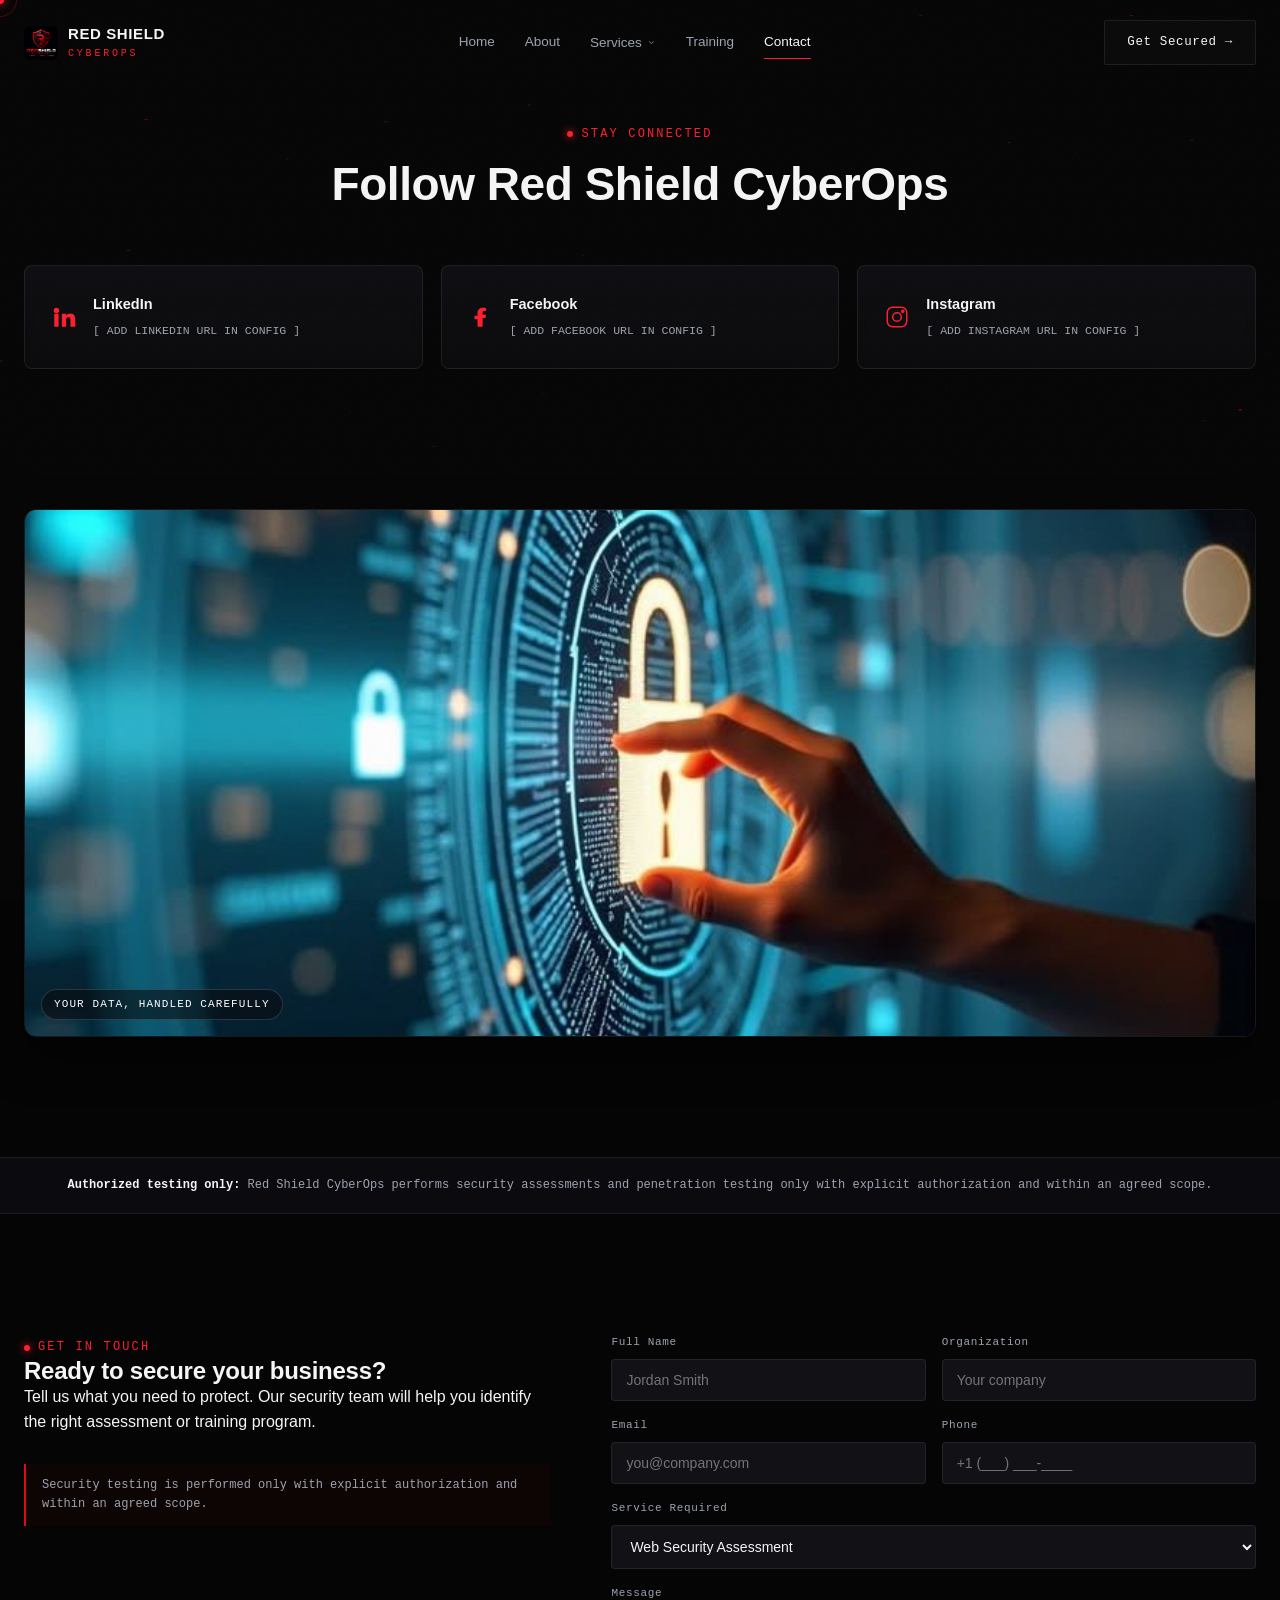
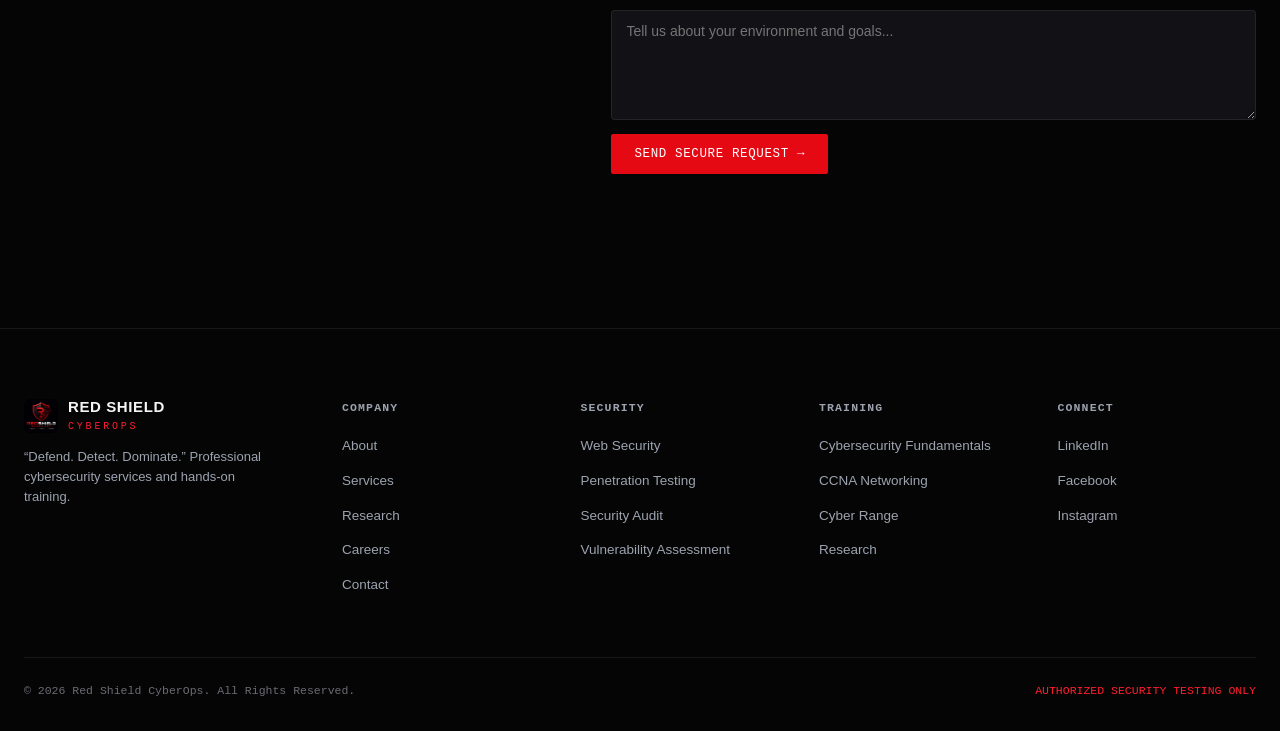
<file: contact.html>
<!DOCTYPE html>
<html lang="en">
<head>
<meta charset="UTF-8">
<meta name="viewport" content="width=device-width, initial-scale=1.0">
<title>Contact Red Shield CyberOps | Request a Security Assessment</title>
<meta name="description" content="Get in touch with Red Shield CyberOps to request a penetration test, vulnerability assessment, security audit, or training program.">
<meta name="keywords" content="cybersecurity services, cybersecurity company, penetration testing, web application security, mobile application security, vulnerability assessment, security audit, API security, cybersecurity training, ethical hacking training, CEH preparation, CCNA training, network security, cybersecurity consulting">
<meta property="og:title" content="Contact Red Shield CyberOps | Request a Security Assessment">
<meta property="og:description" content="Get in touch with Red Shield CyberOps to request a penetration test, vulnerability assessment, security audit, or training program.">
<meta property="og:type" content="website">
<meta property="og:image" content="images/logo.jpeg">
<link rel="icon" type="image/jpeg" href="images/logo.jpeg">
<link rel="stylesheet" href="styles.css">
<script type="application/ld+json">
{
  "@context": "https://schema.org",
  "@type": "ProfessionalService",
  "name": "Red Shield CyberOps",
  "description": "Penetration testing, vulnerability assessment, security audits and cybersecurity training.",
  "areaServed": "Global",
  "slogan": "Defend. Detect. Dominate."
}
</script>
</head>
<body>

<canvas id="bg-canvas"></canvas>
<div class="grain"></div>
<div class="cursor-dot" id="cursorDot"></div>
<div class="cursor-ring" id="cursorRing"></div>
<div class="cursor-label" id="cursorLabel">ACCESS</div>

<!-- NAV -->
<header id="siteHeader">
  <div class="container nav-inner">
    <a href="index.html" class="logo">
      <img class="logo-mark" src="images/logo.jpeg" alt="Red Shield CyberOps logo">
      <span class="logo-text"><span class="l1">RED SHIELD</span><br><span class="l2">CYBEROPS</span></span>
    </a>
    <nav class="nav-links">
      <a href="index.html">Home</a>
      <a href="about.html">About</a>
      <div class="nav-item-dropdown" id="navServicesItem">
        <button class="nav-drop-trigger" type="button" aria-haspopup="true" aria-expanded="false">
          Services
          <svg class="caret" viewBox="0 0 24 24" fill="none" stroke="currentColor" stroke-width="2"><path d="M6 9l6 6 6-6"/></svg>
        </button>
        <div class="nav-dropdown-panel" data-nav-services-panel></div>
      </div>
      <a href="training.html">Training</a>
      <a href="contact.html" class="active-link">Contact</a>
    </nav>
    <a href="contact.html" class="btn btn-ghost nav-cta" data-cursor="ACCESS">Get Secured →</a>
    <button class="hamburger" id="hamburgerBtn" aria-label="Open menu">
      <span></span><span></span><span></span>
    </button>
  </div>
</header>

<div class="mobile-menu" id="mobileMenu">
  <a href="index.html">Home</a>
  <a href="about.html">About</a>
  <div class="mobile-drop-trigger" id="mobileServicesTrigger">
    <span>Services</span>
    <svg class="caret" viewBox="0 0 24 24" fill="none" stroke="currentColor" stroke-width="2"><path d="M6 9l6 6 6-6"/></svg>
  </div>
  <div class="mobile-services-list" id="mobileServicesList" data-nav-services-panel></div>
  <a href="training.html">Training</a>
  <a href="contact.html" class="active-link">Contact</a>
</div>

<main>
<!-- SOCIAL -->
<section class="section">
  <div class="container">
    <div class="section-head center reveal">
      <span class="eyebrow">Stay Connected</span>
      <h2 class="section-title">Follow Red Shield CyberOps</h2>
    </div>
    <div class="social-grid" id="socialGrid"></div>
  </div>
</section>

<!-- DATA PROTECTION -->
<section class="section" style="padding-top:0;">
  <div class="container">
    <div class="photo-banner reveal">
      <div class="photo-frame" style="aspect-ratio:21/9;">
        <img src="images/photos/data-lock-security.jpg" alt="Protecting your data" loading="lazy">
        <span class="photo-tag">YOUR DATA, HANDLED CAREFULLY</span>
      </div>
    </div>
  </div>
</section>

<!-- DISCLAIMER -->
<div class="disclaimer-ribbon">
  <div class="container">
    <p><strong>Authorized testing only:</strong> Red Shield CyberOps performs security assessments and penetration testing only with explicit authorization and within an agreed scope.</p>
  </div>
</div>

<!-- CONTACT -->
<section class="section" id="contact">
  <div class="container contact-wrap">
    <div class="reveal">
      <span class="eyebrow">Get In Touch</span>
      <h2>Ready to secure your business?</h2>
      <p>Tell us what you need to protect. Our security team will help you identify the right assessment or training program.</p>
      <div class="contact-note">
        Security testing is performed only with explicit authorization and within an agreed scope.
      </div>
    </div>
    <form class="reveal reveal-delay-2" id="contactForm">
      <div class="form-grid">
        <div class="field"><label for="fname">Full Name</label><input id="fname" type="text" required placeholder="Jordan Smith"></div>
        <div class="field"><label for="forg">Organization</label><input id="forg" type="text" placeholder="Your company"></div>
        <div class="field"><label for="femail">Email</label><input id="femail" type="email" required placeholder="you@company.com"></div>
        <div class="field"><label for="fphone">Phone</label><input id="fphone" type="tel" placeholder="+1 (___) ___-____"></div>
        <div class="field full"><label for="fservice">Service Required</label>
          <select id="fservice">
            <option>Web Security Assessment</option>
            <option>Mobile App Security</option>
            <option>Penetration Testing</option>
            <option>Vulnerability Assessment</option>
            <option>Security Audit</option>
            <option>API Security</option>
            <option>Cloud Security</option>
            <option>Cybersecurity Training</option>
            <option>Other</option>
          </select>
        </div>
        <div class="field full"><label for="fmessage">Message</label><textarea id="fmessage" placeholder="Tell us about your environment and goals..."></textarea></div>
      </div>
      <div class="submit-row">
        <button type="submit" class="btn btn-primary" data-cursor="SEND">SEND SECURE REQUEST →</button>
        <span class="form-status" id="formStatus">✓ Request queued — a member of our team will follow up shortly.</span>
      </div>
    </form>
  </div>
</section>
</main>

<footer>
  <div class="container">
    <div class="footer-top">
      <div class="footer-brand">
        <a href="index.html" class="logo">
          <img class="logo-mark" src="images/logo.jpeg" alt="Red Shield CyberOps logo">
          <span class="logo-text"><span class="l1">RED SHIELD</span><br><span class="l2">CYBEROPS</span></span>
        </a>
        <p>“Defend. Detect. Dominate.” Professional cybersecurity services and hands-on training.</p>
      </div>
      <div class="footer-col">
        <h5>Company</h5>
        <ul><li><a href="about.html">About</a></li><li><a href="services.html">Services</a></li><li><a href="training.html">Research</a></li><li><a href="contact.html">Careers</a></li><li><a href="contact.html">Contact</a></li></ul>
      </div>
      <div class="footer-col">
        <h5>Security</h5>
        <ul><li><a href="services.html#web-application-security">Web Security</a></li><li><a href="services.html#penetration-testing">Penetration Testing</a></li><li><a href="services.html#security-audit">Security Audit</a></li><li><a href="services.html#vulnerability-assessment">Vulnerability Assessment</a></li></ul>
      </div>
      <div class="footer-col">
        <h5>Training</h5>
        <ul><li><a href="training.html#courses">Cybersecurity Fundamentals</a></li><li><a href="training.html#courses">CCNA Networking</a></li><li><a href="training.html#cyber-range">Cyber Range</a></li><li><a href="training.html#research">Research</a></li></ul>
      </div>
      <div class="footer-col">
        <h5>Connect</h5>
        <ul><li><a href="#" data-social="linkedin">LinkedIn</a></li><li><a href="#" data-social="facebook">Facebook</a></li><li><a href="#" data-social="instagram">Instagram</a></li></ul>
      </div>
    </div>
    <div class="footer-bottom">
      <span>© 2026 Red Shield CyberOps. All Rights Reserved.</span>
      <span class="auth-tag">AUTHORIZED SECURITY TESTING ONLY</span>
    </div>
  </div>
</footer>

<script src="script.js" defer></script>
</body>
</html>
</file>
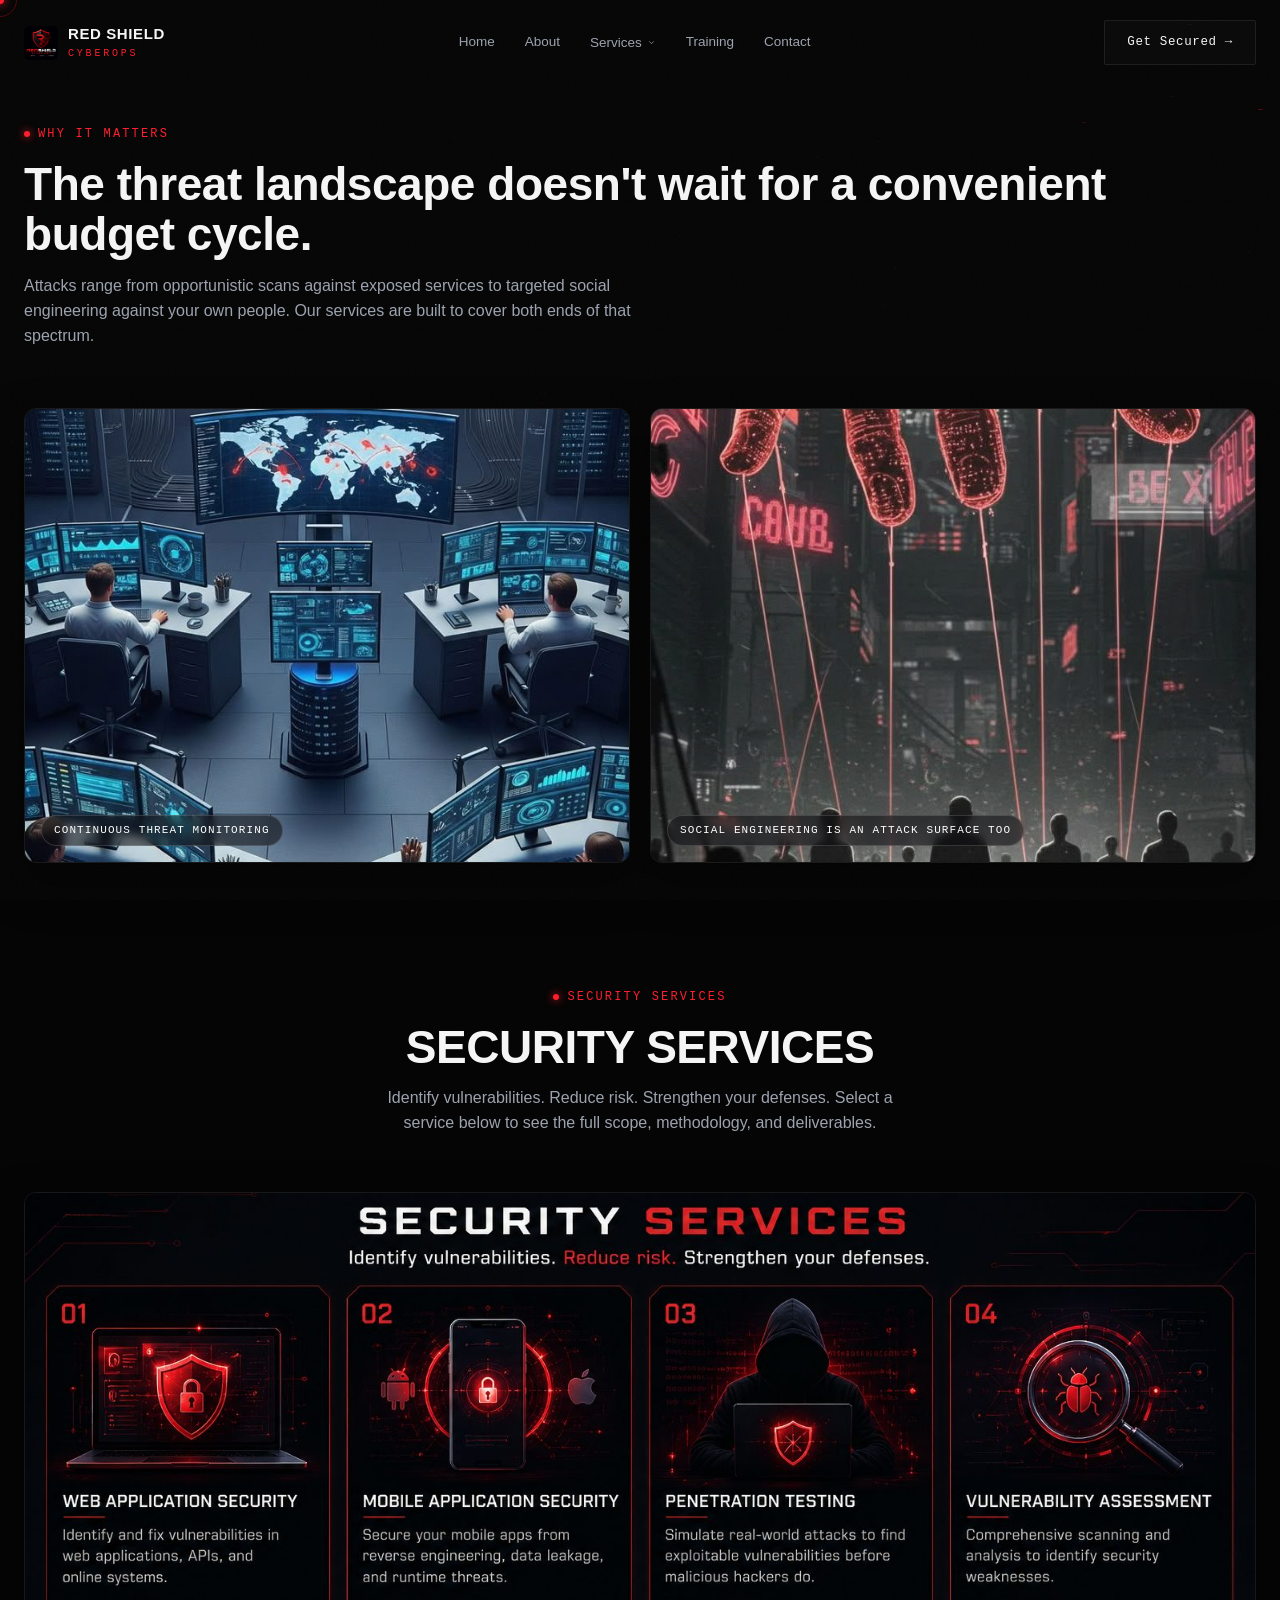
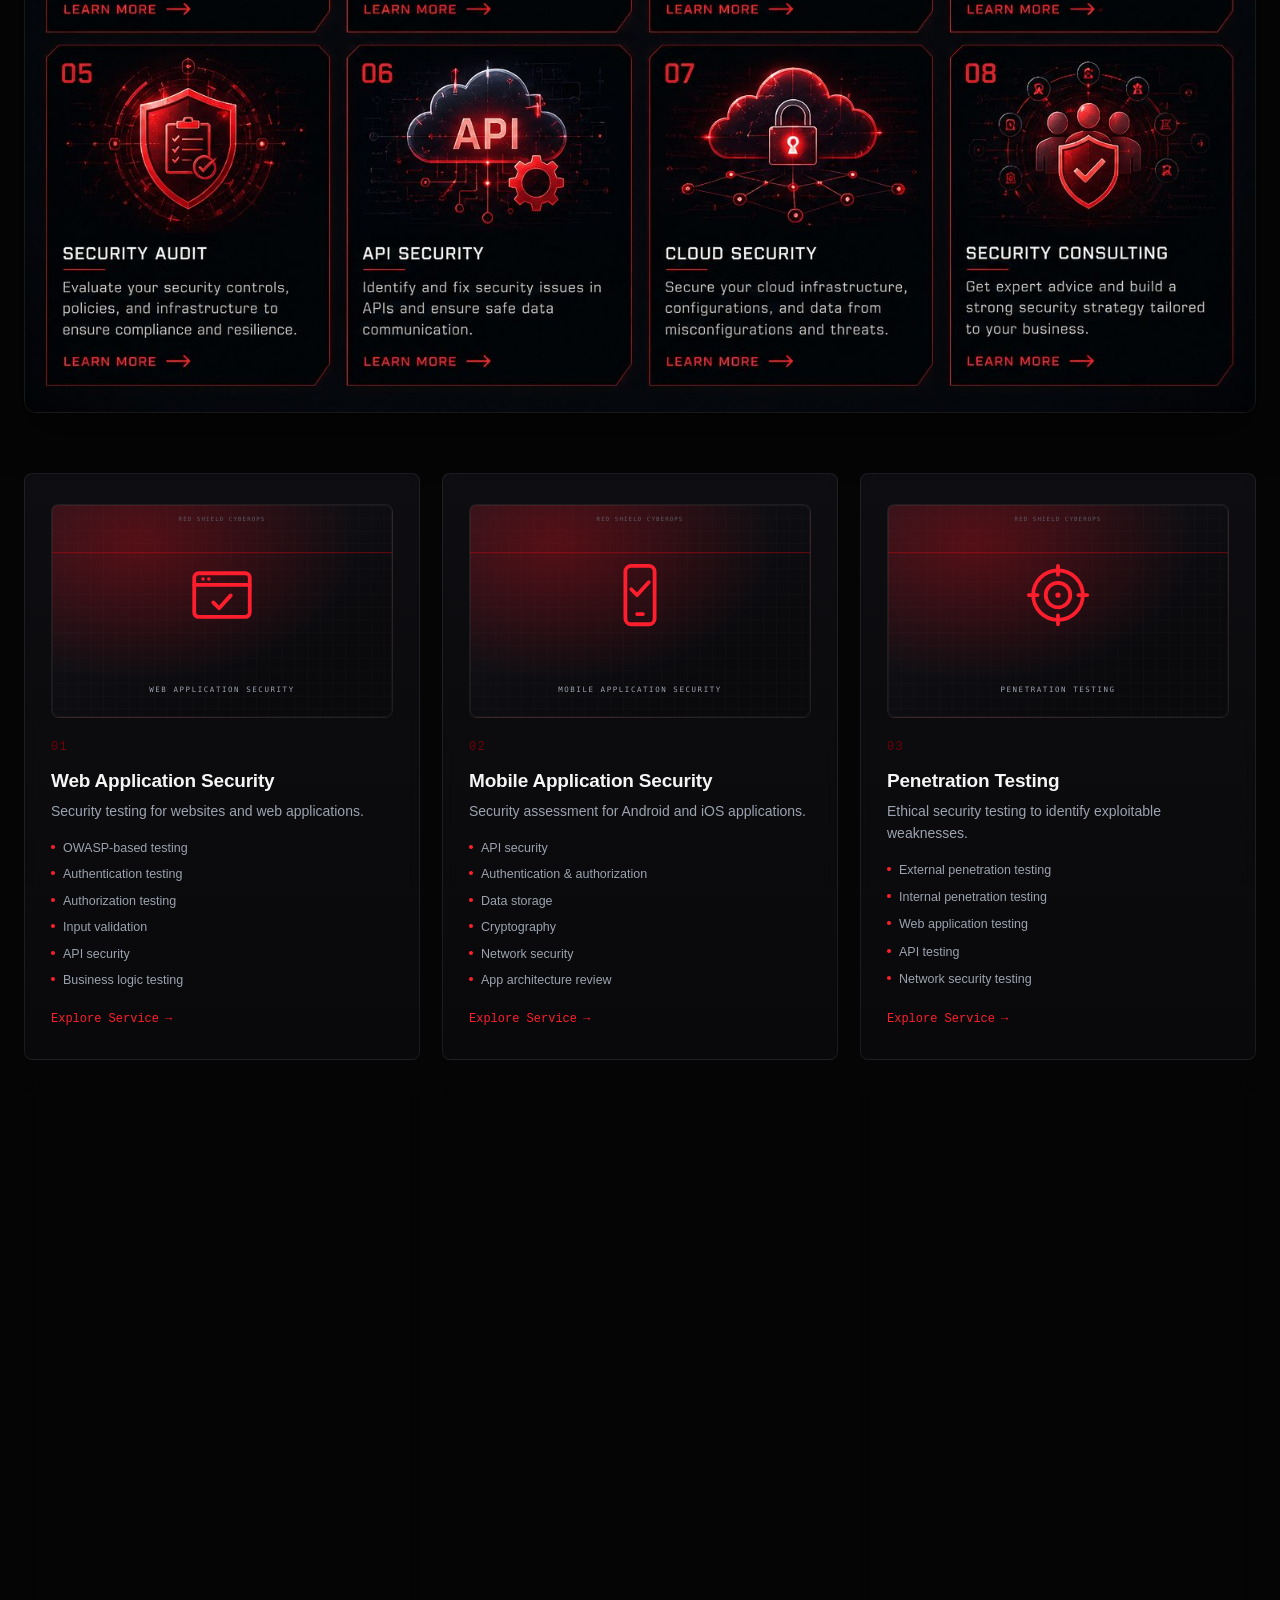
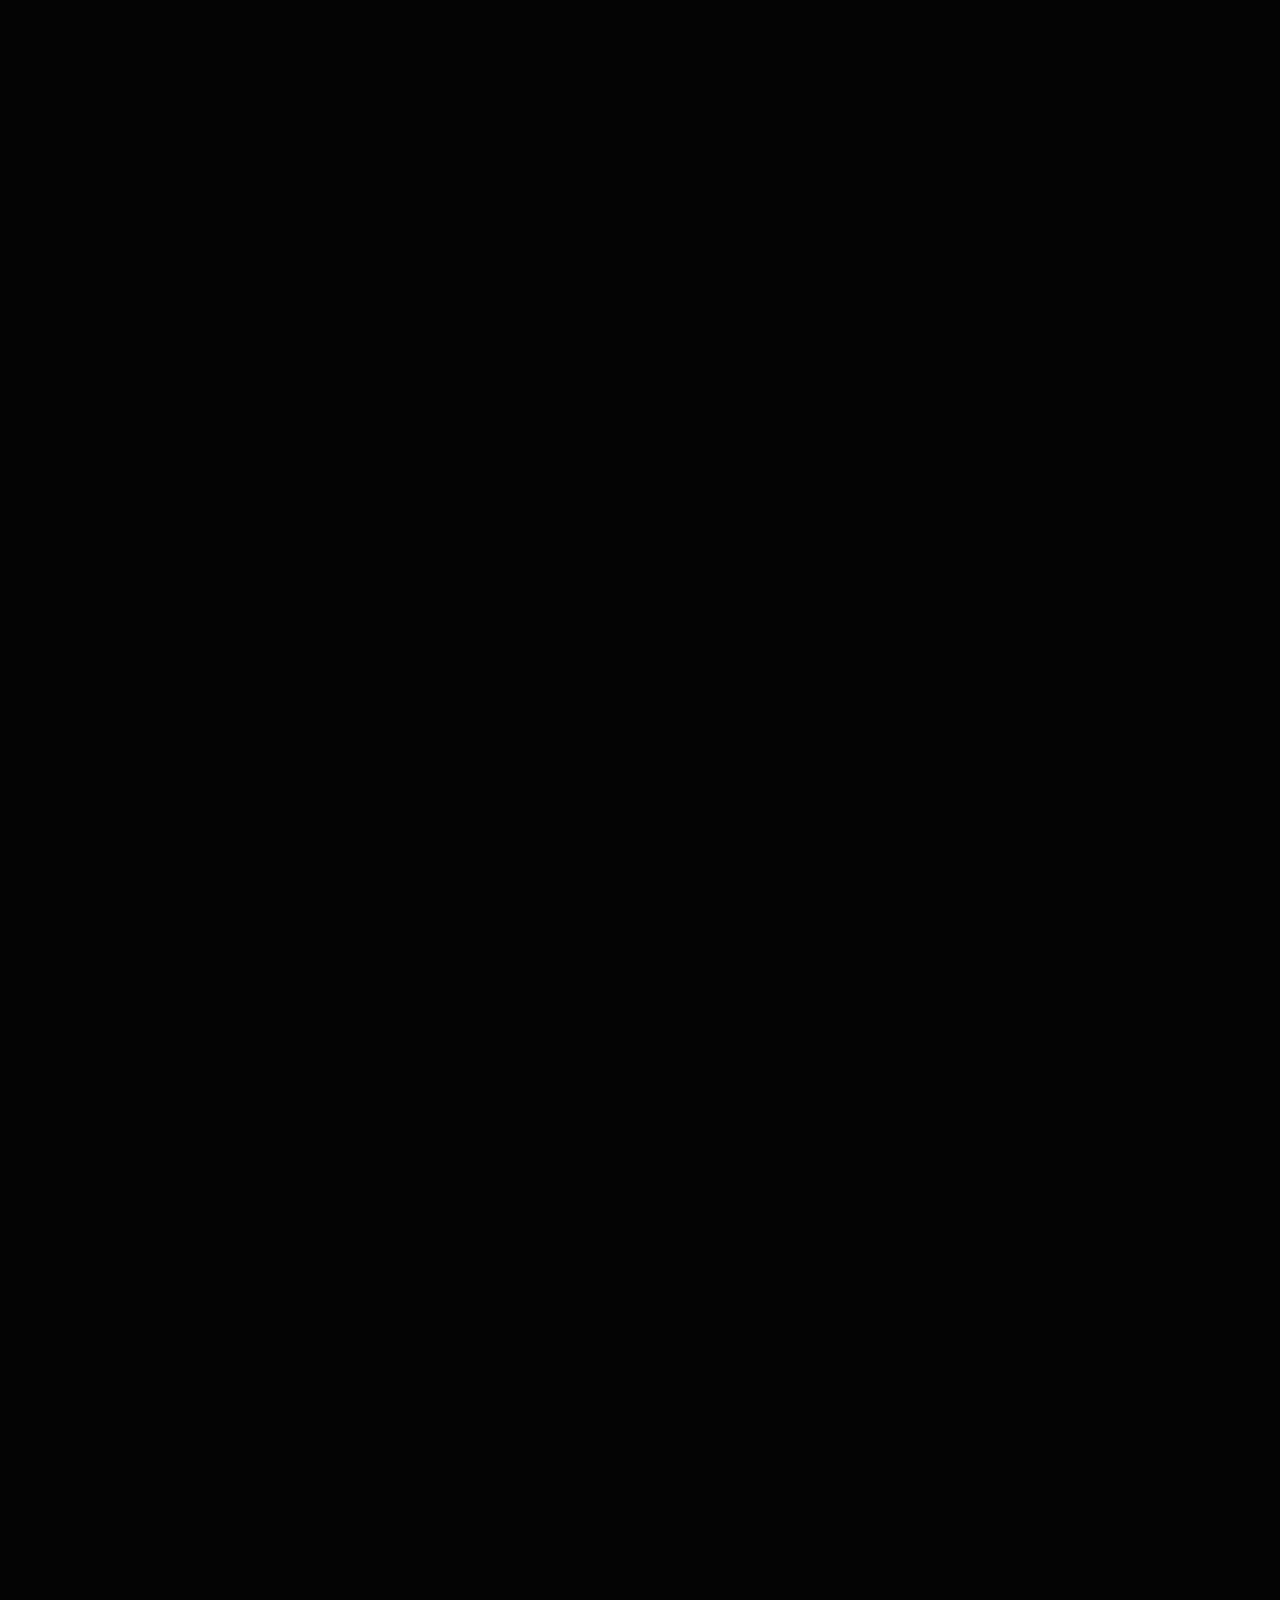
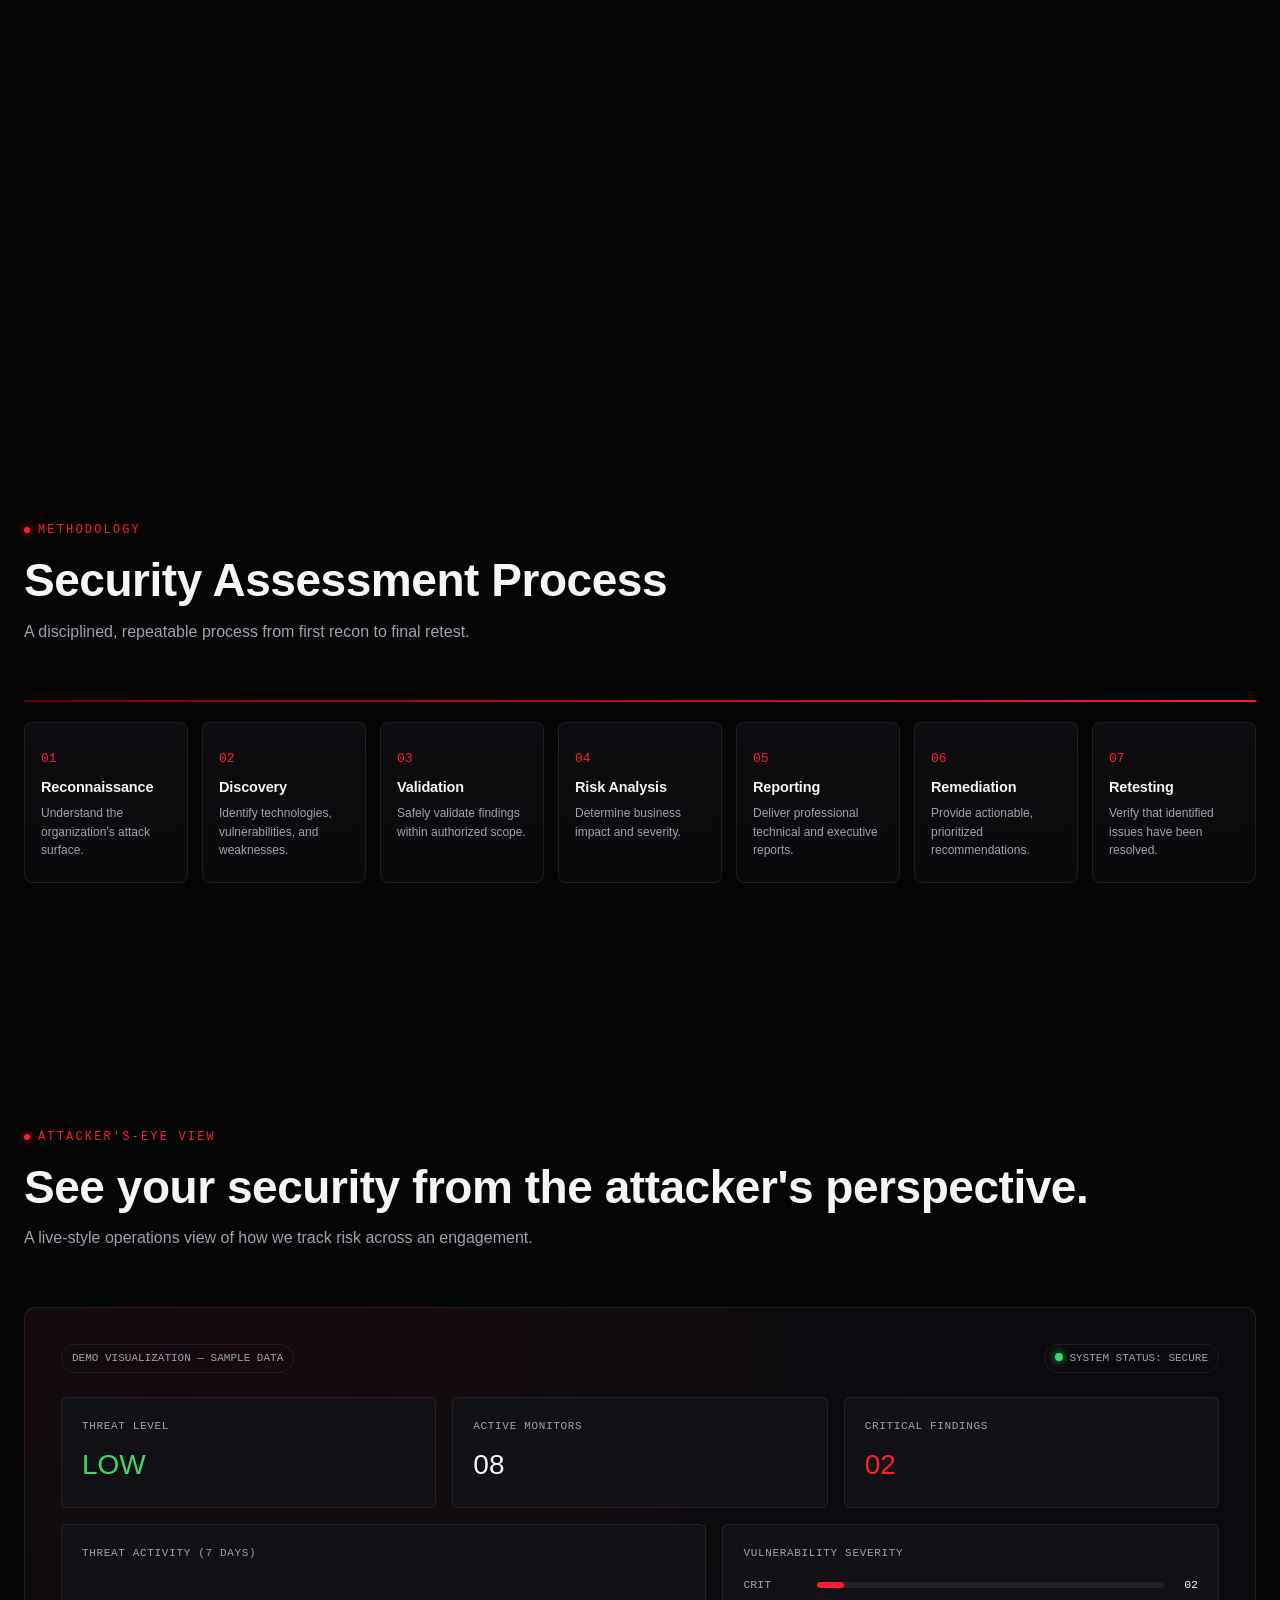
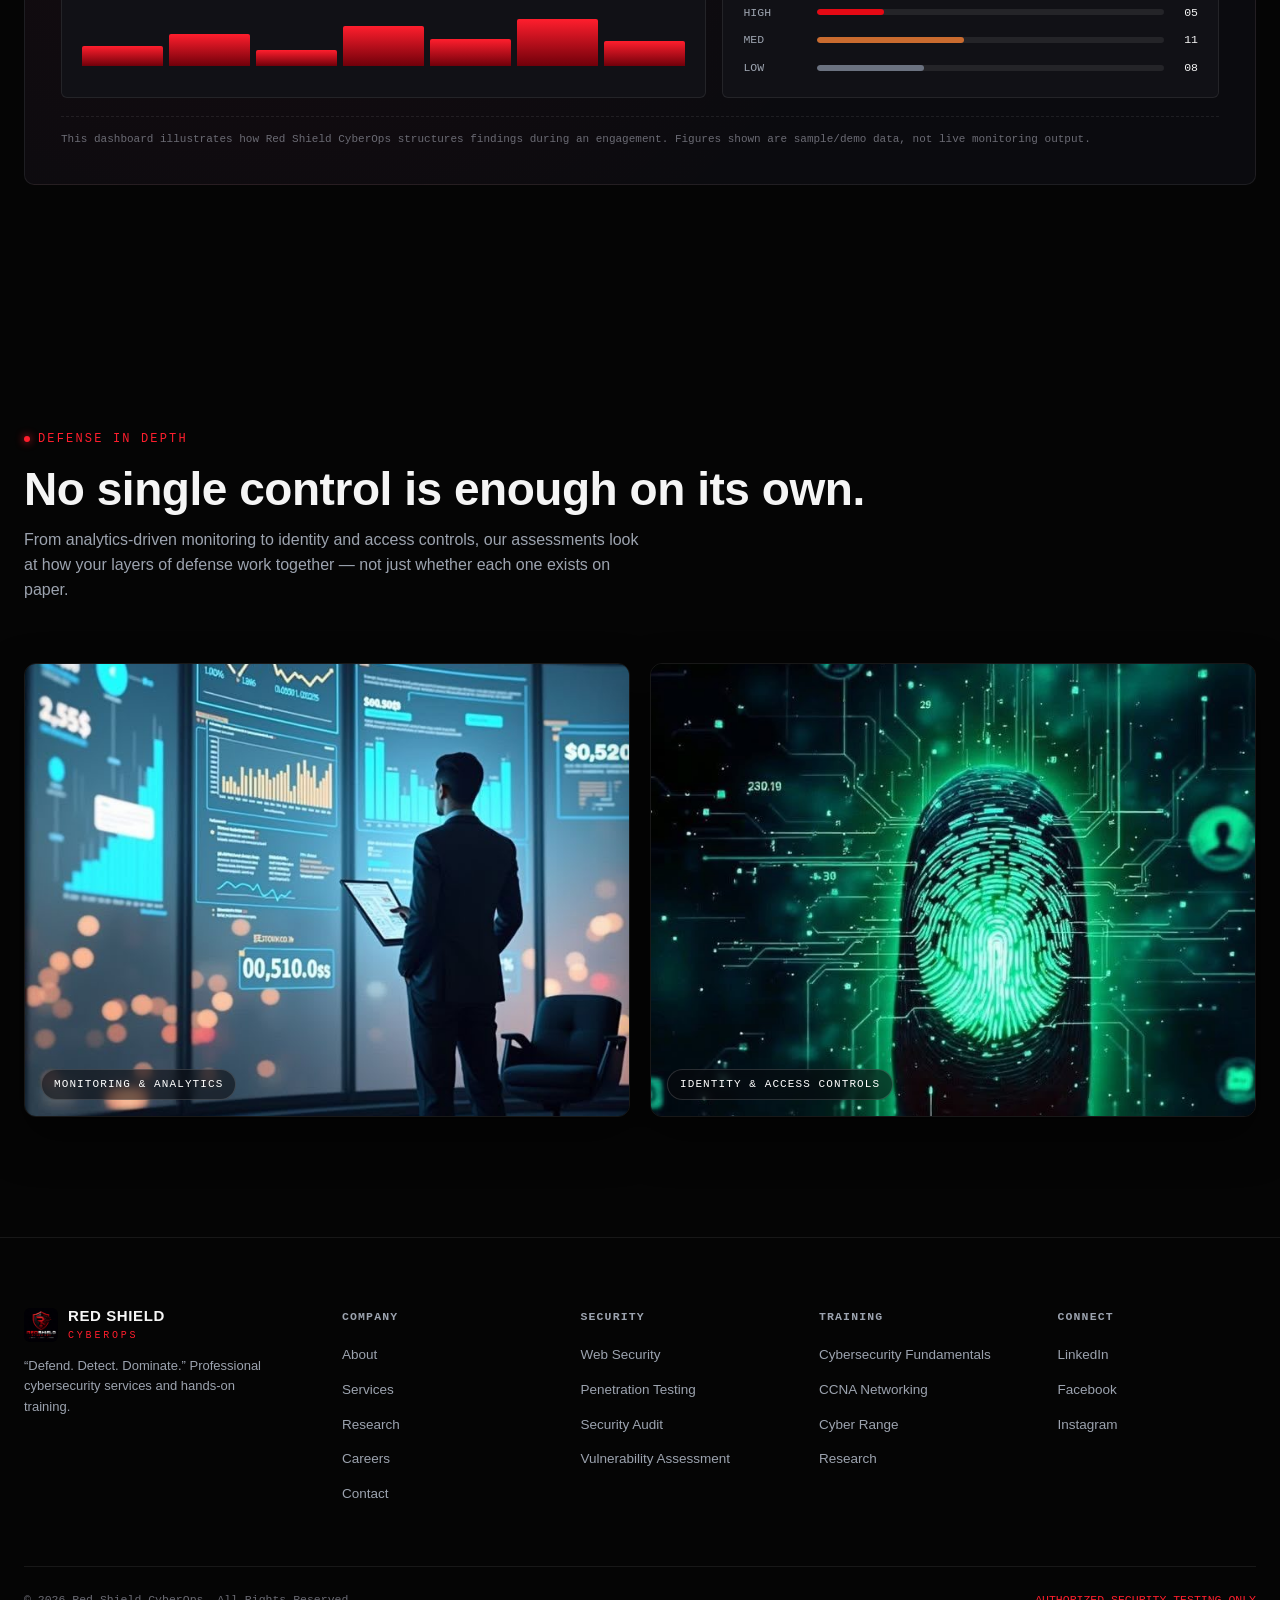
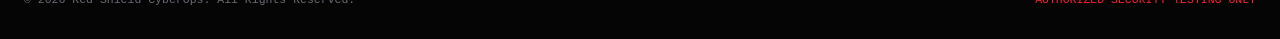
<file: services.html>
<!DOCTYPE html>
<html lang="en">
<head>
<meta charset="UTF-8">
<meta name="viewport" content="width=device-width, initial-scale=1.0">
<title>Security Services | Red Shield CyberOps</title>
<meta name="description" content="Web, mobile, API and cloud security testing, penetration testing, vulnerability assessments and security audits from Red Shield CyberOps.">
<meta name="keywords" content="cybersecurity services, cybersecurity company, penetration testing, web application security, mobile application security, vulnerability assessment, security audit, API security, cybersecurity training, ethical hacking training, CEH preparation, CCNA training, network security, cybersecurity consulting">
<meta property="og:title" content="Security Services | Red Shield CyberOps">
<meta property="og:description" content="Web, mobile, API and cloud security testing, penetration testing, vulnerability assessments and security audits from Red Shield CyberOps.">
<meta property="og:type" content="website">
<meta property="og:image" content="images/logo.jpeg">
<link rel="icon" type="image/jpeg" href="images/logo.jpeg">
<link rel="stylesheet" href="styles.css">
<script type="application/ld+json">
{
  "@context": "https://schema.org",
  "@type": "ProfessionalService",
  "name": "Red Shield CyberOps",
  "description": "Penetration testing, vulnerability assessment, security audits and cybersecurity training.",
  "areaServed": "Global",
  "slogan": "Defend. Detect. Dominate."
}
</script>
</head>
<body>

<canvas id="bg-canvas"></canvas>
<div class="grain"></div>
<div class="cursor-dot" id="cursorDot"></div>
<div class="cursor-ring" id="cursorRing"></div>
<div class="cursor-label" id="cursorLabel">ACCESS</div>

<!-- NAV -->
<header id="siteHeader">
  <div class="container nav-inner">
    <a href="index.html" class="logo">
      <img class="logo-mark" src="images/logo.jpeg" alt="Red Shield CyberOps logo">
      <span class="logo-text"><span class="l1">RED SHIELD</span><br><span class="l2">CYBEROPS</span></span>
    </a>
    <nav class="nav-links">
      <a href="index.html">Home</a>
      <a href="about.html">About</a>
      <div class="nav-item-dropdown" id="navServicesItem">
        <button class="nav-drop-trigger active-link" type="button" aria-haspopup="true" aria-expanded="false">
          Services
          <svg class="caret" viewBox="0 0 24 24" fill="none" stroke="currentColor" stroke-width="2"><path d="M6 9l6 6 6-6"/></svg>
        </button>
        <div class="nav-dropdown-panel" data-nav-services-panel></div>
      </div>
      <a href="training.html">Training</a>
      <a href="contact.html">Contact</a>
    </nav>
    <a href="contact.html" class="btn btn-ghost nav-cta" data-cursor="ACCESS">Get Secured →</a>
    <button class="hamburger" id="hamburgerBtn" aria-label="Open menu">
      <span></span><span></span><span></span>
    </button>
  </div>
</header>

<div class="mobile-menu" id="mobileMenu">
  <a href="index.html">Home</a>
  <a href="about.html">About</a>
  <div class="mobile-drop-trigger" id="mobileServicesTrigger">
    <span>Services</span>
    <svg class="caret" viewBox="0 0 24 24" fill="none" stroke="currentColor" stroke-width="2"><path d="M6 9l6 6 6-6"/></svg>
  </div>
  <div class="mobile-services-list" id="mobileServicesList" data-nav-services-panel></div>
  <a href="training.html">Training</a>
  <a href="contact.html">Contact</a>
</div>

<main>
<!-- THREAT LANDSCAPE -->
<section class="section" style="padding-bottom:0;">
  <div class="container">
    <div class="section-head reveal">
      <span class="eyebrow">Why It Matters</span>
      <h2 class="section-title">The threat landscape doesn't wait for a convenient budget cycle.</h2>
      <p class="section-sub" style="max-width:620px;">Attacks range from opportunistic scans against exposed services to targeted social engineering against your own people. Our services are built to cover both ends of that spectrum.</p>
    </div>
    <div class="photo-strip">
      <div class="photo-frame reveal">
        <img src="images/photos/cybercrime-alert.jpg" alt="Security operations team monitoring a cybercrime alert" loading="lazy">
        <span class="photo-tag">CONTINUOUS THREAT MONITORING</span>
      </div>
      <div class="photo-frame reveal reveal-delay-1">
        <img src="images/photos/social-engineering-threat.jpg" alt="Illustration of social engineering manipulating targets" loading="lazy">
        <span class="photo-tag">SOCIAL ENGINEERING IS AN ATTACK SURFACE TOO</span>
      </div>
    </div>
  </div>
</section>

<!-- SERVICES -->
<section class="section" id="services-overview">
  <div class="container">
    <div class="section-head center reveal">
      <span class="eyebrow">Security Services</span>
      <h2 class="section-title">SECURITY SERVICES</h2>
      <p class="section-sub">Identify vulnerabilities. Reduce risk. Strengthen your defenses. Select a service below to see the full scope, methodology, and deliverables.</p>
    </div>
    <div class="photo-banner reveal">
      <div class="photo-frame">
        <img src="images/photos/services-infographic.jpg" alt="Overview graphic of Red Shield CyberOps security services" loading="lazy">
      </div>
    </div>
    <div class="services-grid" id="servicesGrid" style="margin-top:60px;"></div>
    <div id="serviceDetails"></div>
  </div>
</section>

<!-- PROCESS -->
<section class="section" id="solutions">
  <div class="container">
    <div class="section-head reveal">
      <span class="eyebrow">Methodology</span>
      <h2 class="section-title">Security Assessment Process</h2>
      <p class="section-sub">A disciplined, repeatable process from first recon to final retest.</p>
    </div>
    <div class="tl-bar"><div class="tl-bar-fill" id="tlFill"></div></div>
    <div class="timeline" id="timelineGrid"></div>
  </div>
</section>

<!-- SOC -->
<section class="section">
  <div class="container">
    <div class="section-head reveal">
      <span class="eyebrow">Attacker's-Eye View</span>
      <h2 class="section-title">See your security from the attacker's perspective.</h2>
      <p class="section-sub">A live-style operations view of how we track risk across an engagement.</p>
    </div>
    <div class="soc-wrap reveal">
      <div class="soc-top">
        <span class="soc-badge">DEMO VISUALIZATION — SAMPLE DATA</span>
        <span class="soc-badge"><span class="pulse-dot" style="display:inline-block;margin-right:6px;"></span>SYSTEM STATUS: SECURE</span>
      </div>
      <div class="soc-metrics">
        <div class="soc-metric threat-low"><div class="m-label">THREAT LEVEL</div><div class="m-val">LOW</div></div>
        <div class="soc-metric"><div class="m-label">ACTIVE MONITORS</div><div class="m-val">08</div></div>
        <div class="soc-metric crit"><div class="m-label">CRITICAL FINDINGS</div><div class="m-val">02</div></div>
      </div>
      <div class="soc-charts">
        <div class="chart-card">
          <span class="m-label">THREAT ACTIVITY (7 DAYS)</span>
          <div class="bars" id="threatBars"></div>
        </div>
        <div class="chart-card">
          <span class="m-label">VULNERABILITY SEVERITY</span>
          <div class="sev-rows" id="sevRows"></div>
        </div>
      </div>
      <p class="soc-demo-note">This dashboard illustrates how Red Shield CyberOps structures findings during an engagement. Figures shown are sample/demo data, not live monitoring output.</p>
    </div>
  </div>
</section>

<!-- DEFENSE IN DEPTH -->
<section class="section">
  <div class="container">
    <div class="section-head reveal">
      <span class="eyebrow">Defense in Depth</span>
      <h2 class="section-title">No single control is enough on its own.</h2>
      <p class="section-sub" style="max-width:620px;">From analytics-driven monitoring to identity and access controls, our assessments look at how your layers of defense work together — not just whether each one exists on paper.</p>
    </div>
    <div class="photo-strip">
      <div class="photo-frame reveal">
        <img src="images/photos/analyst-fintech-dashboard.jpg" alt="Analyst reviewing live security and risk dashboards" loading="lazy">
        <span class="photo-tag">MONITORING &amp; ANALYTICS</span>
      </div>
      <div class="photo-frame reveal reveal-delay-1">
        <img src="images/photos/biometric-authentication.jpg" alt="Biometric authentication and identity security" loading="lazy">
        <span class="photo-tag">IDENTITY &amp; ACCESS CONTROLS</span>
      </div>
    </div>
  </div>
</section>
</main>

<footer>
  <div class="container">
    <div class="footer-top">
      <div class="footer-brand">
        <a href="index.html" class="logo">
          <img class="logo-mark" src="images/logo.jpeg" alt="Red Shield CyberOps logo">
          <span class="logo-text"><span class="l1">RED SHIELD</span><br><span class="l2">CYBEROPS</span></span>
        </a>
        <p>“Defend. Detect. Dominate.” Professional cybersecurity services and hands-on training.</p>
      </div>
      <div class="footer-col">
        <h5>Company</h5>
        <ul><li><a href="about.html">About</a></li><li><a href="services.html">Services</a></li><li><a href="training.html">Research</a></li><li><a href="contact.html">Careers</a></li><li><a href="contact.html">Contact</a></li></ul>
      </div>
      <div class="footer-col">
        <h5>Security</h5>
        <ul><li><a href="services.html#web-application-security">Web Security</a></li><li><a href="services.html#penetration-testing">Penetration Testing</a></li><li><a href="services.html#security-audit">Security Audit</a></li><li><a href="services.html#vulnerability-assessment">Vulnerability Assessment</a></li></ul>
      </div>
      <div class="footer-col">
        <h5>Training</h5>
        <ul><li><a href="training.html#courses">Cybersecurity Fundamentals</a></li><li><a href="training.html#courses">CCNA Networking</a></li><li><a href="training.html#cyber-range">Cyber Range</a></li><li><a href="training.html#research">Research</a></li></ul>
      </div>
      <div class="footer-col">
        <h5>Connect</h5>
        <ul><li><a href="#" data-social="linkedin">LinkedIn</a></li><li><a href="#" data-social="facebook">Facebook</a></li><li><a href="#" data-social="instagram">Instagram</a></li></ul>
      </div>
    </div>
    <div class="footer-bottom">
      <span>© 2026 Red Shield CyberOps. All Rights Reserved.</span>
      <span class="auth-tag">AUTHORIZED SECURITY TESTING ONLY</span>
    </div>
  </div>
</footer>

<script src="script.js" defer></script>
</body>
</html>
</file>
<file: styles.css>
:root{
  --bg:#050505;
  --bg-2:#0B0B0F;
  --card:#111116;
  --card-2:#15151b;
  --red:#E50914;
  --red-bright:#FF1E2D;
  --red-dark:#70000A;
  --text:#F5F5F5;
  --text-2:#9CA3AF;
  --line:rgba(245,245,245,0.08);
  --line-red:rgba(229,9,20,0.35);
  --shadow-soft:rgba(0,0,0,0.35);
  --shadow-strong:rgba(0,0,0,0.5);
  /* screen surfaces (terminal / SOC / report panels) match the dark base here */
  --screen-bg:#0a0a0d;
  --screen-bg-2:#111116;
  --screen-line:rgba(245,245,245,0.08);
  --screen-text:#F5F5F5;
  --screen-text-2:#9CA3AF;
  --font-display:'Space Grotesk',sans-serif;
  --font-body:'Inter',sans-serif;
  --font-mono:'JetBrains Mono',monospace;
}
*{box-sizing:border-box;margin:0;padding:0;}
html{scroll-behavior:smooth;}
@media (prefers-reduced-motion: reduce){
  html{scroll-behavior:auto;}
  *{animation-duration:0.001ms !important;animation-iteration-count:1 !important;transition-duration:0.001ms !important;scroll-behavior:auto !important;}
}
body{
  background:var(--bg);
  color:var(--text);
  font-family:var(--font-body);
  overflow-x:hidden;
  position:relative;
  line-height:1.55;
}
a{color:inherit;text-decoration:none;}
ul{list-style:none;}
img{max-width:100%;display:block;}
button{font-family:inherit;cursor:pointer;border:none;background:none;color:inherit;}
input,select,textarea{font-family:inherit;}

::selection{background:var(--red);color:#fff;}

.container{width:100%;max-width:1280px;margin:0 auto;padding:0 24px;}

.eyebrow{
  font-family:var(--font-mono);
  font-size:12px;
  letter-spacing:0.18em;
  text-transform:uppercase;
  color:var(--red-bright);
  display:inline-flex;
  align-items:center;
  gap:8px;
}
.eyebrow::before{
  content:'';
  width:6px;height:6px;border-radius:50%;
  background:var(--red-bright);
  box-shadow:0 0 8px var(--red-bright);
  flex-shrink:0;
}

h1,h2,h3,h4{font-family:var(--font-display);font-weight:700;letter-spacing:-0.01em;line-height:1.1;}
.section-title{font-size:clamp(28px,4vw,46px);margin-top:14px;}
.section-sub{color:var(--text-2);max-width:560px;margin-top:14px;font-size:16px;}
.section{padding:120px 0;position:relative;}
.section-head{margin-bottom:56px;}
.section-head.center{text-align:center;margin-left:auto;margin-right:auto;}
.section-head.center .section-sub{margin-left:auto;margin-right:auto;}

/* ---------- background canvas ---------- */
#bg-canvas{
  position:fixed;inset:0;
  width:100%;height:100%;
  z-index:0;
  opacity:0.55;
  pointer-events:none;
}
.grain{
  position:fixed;inset:0;z-index:1;pointer-events:none;
  opacity:0.03;
  background-image:url("data:image/svg+xml,%3Csvg xmlns='http://www.w3.org/2000/svg' width='120' height='120'%3E%3Cfilter id='n'%3E%3CfeTurbulence type='fractalNoise' baseFrequency='0.9' numOctaves='2' stitchTiles='stitch'/%3E%3C/filter%3E%3Crect width='100%25' height='100%25' filter='url(%23n)'/%3E%3C/svg%3E");
}

/* ---------- custom cursor ---------- */
.cursor-dot{
  position:fixed;top:0;left:0;width:8px;height:8px;border-radius:50%;
  background:var(--red-bright);
  pointer-events:none;z-index:9999;
  transform:translate(-50%,-50%);
  transition:width .18s ease, height .18s ease, background .18s ease;
  box-shadow:0 0 10px var(--red-bright);
}
.cursor-ring{
  position:fixed;top:0;left:0;width:34px;height:34px;border-radius:50%;
  border:1px solid var(--line-red);
  pointer-events:none;z-index:9998;
  transform:translate(-50%,-50%);
  transition:width .25s ease, height .25s ease, border-color .25s ease, background .25s ease;
}
.cursor-ring.active{
  width:64px;height:64px;
  background:rgba(229,9,20,0.08);
  border-color:var(--red-bright);
}
.cursor-label{
  position:fixed;top:0;left:0;
  font-family:var(--font-mono);font-size:9px;letter-spacing:.12em;
  color:var(--red-bright);pointer-events:none;z-index:9999;
  transform:translate(-50%,18px);opacity:0;transition:opacity .2s ease;
}
.cursor-label.active{opacity:1;}
@media (hover:none){ .cursor-dot,.cursor-ring,.cursor-label{display:none;} }

/* ---------- nav ---------- */
header{
  position:fixed;top:0;left:0;right:0;z-index:500;
  padding:20px 0;
  transition:background .3s ease, padding .3s ease, border-color .3s ease;
  border-bottom:1px solid transparent;
}
header.scrolled{
  background:rgba(5,5,5,0.85);
  backdrop-filter:blur(14px);
  -webkit-backdrop-filter:blur(14px);
  padding:14px 0;
  border-bottom:1px solid var(--line);
}
.nav-inner{display:flex;align-items:center;justify-content:space-between;gap:24px;}
.logo{display:flex;align-items:center;gap:10px;}
.logo-mark{width:34px;height:34px;flex-shrink:0;object-fit:contain;border-radius:6px;}
.logo-text{font-family:var(--font-display);line-height:1.05;}
.logo-text .l1{font-size:15px;font-weight:700;letter-spacing:0.04em;}
.logo-text .l2{font-size:10px;font-weight:500;letter-spacing:0.28em;color:var(--red-bright);font-family:var(--font-mono);}

.nav-links{display:flex;gap:30px;align-items:center;}
.nav-links a{
  font-size:13.5px;color:var(--text-2);position:relative;
  padding:6px 0;transition:color .2s ease;
}
.nav-links a::after{
  content:'';position:absolute;left:0;bottom:0;height:1px;width:0;
  background:var(--red-bright);transition:width .25s ease;
}
.nav-links a:hover{color:var(--text);}
.nav-links a:hover::after{width:100%;}
.nav-links a.active-link{color:var(--text);}
.nav-links a.active-link::after{width:100%;}
.mobile-menu a.active-link{color:var(--red-bright);}

.btn{
  font-family:var(--font-mono);font-size:12.5px;letter-spacing:.05em;
  padding:12px 22px;border-radius:2px;display:inline-flex;align-items:center;gap:8px;
  transition:transform .2s ease, box-shadow .2s ease, background .2s ease, border-color .2s ease;
  white-space:nowrap;
}
.btn-primary{
  background:var(--red);color:#fff;border:1px solid var(--red);
}
.btn-primary:hover{background:var(--red-bright);box-shadow:0 0 24px rgba(229,9,20,0.45);transform:translateY(-1px);}
.btn-ghost{
  border:1px solid var(--line);color:var(--text);background:rgba(255,255,255,0.02);
}
.btn-ghost:hover{border-color:var(--line-red);background:rgba(229,9,20,0.06);}

.hamburger{display:none;flex-direction:column;gap:5px;padding:8px;z-index:600;}
.hamburger span{width:22px;height:1.5px;background:var(--text);transition:transform .3s ease,opacity .3s ease;}
.mobile-menu{
  position:fixed;inset:0;background:rgba(5,5,5,0.98);backdrop-filter:blur(10px);
  z-index:400;display:flex;flex-direction:column;align-items:center;justify-content:center;gap:28px;
  opacity:0;pointer-events:none;transition:opacity .3s ease;
}
.mobile-menu.open{opacity:1;pointer-events:all;}
.mobile-menu a{font-family:var(--font-display);font-size:22px;}

/* ---------- hero ---------- */
.hero{
  min-height:100vh;display:flex;align-items:center;
  padding-top:120px;padding-bottom:60px;position:relative;
  overflow:hidden;
}
.hero-bg-photo{
  position:absolute;inset:0;z-index:1;pointer-events:none;
  background-image:
    linear-gradient(100deg, var(--bg) 0%, rgba(5,5,5,0.85) 35%, rgba(5,5,5,0.35) 65%, rgba(5,5,5,0.8) 100%),
    url('images/photos/cyber-hologram.jpg');
  background-size:cover;
  background-position:center right;
  opacity:0.6;
}
.hero-grid{
  display:grid;grid-template-columns:1.05fr 0.95fr;gap:40px;align-items:center;
  position:relative;z-index:2;
}
.hero h1{font-size:clamp(38px,5.4vw,68px);margin-top:20px;}
.hero h1 .accent{color:var(--red-bright);}
.hero p.lead{color:var(--text-2);max-width:520px;margin-top:22px;font-size:16.5px;}
.hero-actions{display:flex;gap:16px;margin-top:34px;flex-wrap:wrap;}

.status-panel{
  margin-top:44px;
  font-family:var(--font-mono);font-size:12.5px;
  background:var(--screen-bg-2);
  border:1px solid rgba(255,255,255,0.08);
  border-left:2px solid var(--red);
  border-radius:4px;
  padding:16px 18px;
  max-width:400px;
  color:var(--screen-text-2);
  box-shadow:0 20px 40px rgba(20,20,30,0.14);
}
.status-panel .status-title{color:var(--screen-text);letter-spacing:.08em;margin-bottom:8px;display:block;}
.status-panel .status-row{display:flex;justify-content:space-between;padding:3px 0;}
.status-panel .ok{color:#3fd66b;}
.status-panel .ok::before{content:'● ';}

.hero-visual{position:relative;height:520px;display:flex;align-items:center;justify-content:center;}
.shield-wrap{position:relative;width:380px;height:380px;animation:float 7s ease-in-out infinite;}
@keyframes float{0%,100%{transform:translateY(0);}50%{transform:translateY(-16px);}}
.ring{position:absolute;border:1px solid var(--line-red);border-radius:50%;top:50%;left:50%;}
.ring1{width:380px;height:380px;margin:-190px 0 0 -190px;animation:spin 40s linear infinite;}
.ring2{width:300px;height:300px;margin:-150px 0 0 -150px;border-style:dashed;animation:spin 60s linear infinite reverse;opacity:.6;}
.ring3{width:220px;height:220px;margin:-110px 0 0 -110px;animation:spin 30s linear infinite;opacity:.4;}
@keyframes spin{to{transform:rotate(360deg);}}
.hero-shield{position:relative;width:190px;height:190px;object-fit:contain;filter:drop-shadow(0 0 40px rgba(229,9,20,0.55));z-index:2;border-radius:16px;}
.node{position:absolute;width:6px;height:6px;border-radius:50%;background:var(--red-bright);box-shadow:0 0 8px var(--red-bright);}
.scan-line{
  position:absolute;left:0;right:0;height:1px;
  background:linear-gradient(90deg,transparent,var(--red-bright),transparent);
  opacity:.5;
  animation:scan 4s linear infinite;
}
@keyframes scan{0%{top:0;opacity:0;}10%{opacity:.6;}90%{opacity:.6;}100%{top:100%;opacity:0;}}

/* ---------- security status bar ---------- */
.status-bar{
  border-top:1px solid var(--line);border-bottom:1px solid var(--line);
  background:linear-gradient(180deg,var(--screen-bg-2),var(--screen-bg));
  padding:22px 0;position:relative;z-index:2;
}
.status-bar-inner{display:flex;flex-wrap:wrap;gap:32px;align-items:center;justify-content:space-between;font-family:var(--font-mono);font-size:12px;}
.status-bar .lead-status{display:flex;align-items:center;gap:8px;color:var(--screen-text);letter-spacing:.08em;}
.pulse-dot{width:8px;height:8px;border-radius:50%;background:#3fd66b;box-shadow:0 0 8px #3fd66b;animation:pulse 2s ease-in-out infinite;}
@keyframes pulse{0%,100%{opacity:1;}50%{opacity:.35;}}
.status-bar .item{display:flex;gap:10px;color:var(--screen-text-2);}
.status-bar .item b{color:var(--screen-text);font-weight:500;}
.status-bar .item .val{color:var(--red-bright);}

/* ---------- reveal ---------- */
.reveal{opacity:0;transform:translateY(24px);transition:opacity .7s ease, transform .7s ease;}
.reveal.in{opacity:1;transform:translateY(0);}
.reveal-delay-1{transition-delay:.08s;}
.reveal-delay-2{transition-delay:.16s;}
.reveal-delay-3{transition-delay:.24s;}
.reveal-delay-4{transition-delay:.32s;}

/* ---------- about ---------- */
.about-grid{display:grid;grid-template-columns:1fr 1fr;gap:64px;align-items:center;}
.about-points{list-style:none;margin-top:26px;display:grid;gap:14px;}
.about-points li{display:flex;gap:12px;font-size:15px;color:var(--text-2);align-items:flex-start;}
.about-points li::before{content:'▸';color:var(--red-bright);flex-shrink:0;font-family:var(--font-mono);}
.about-visual{position:relative;height:340px;display:flex;align-items:center;justify-content:center;}
.about-visual svg{width:100%;max-width:300px;filter:drop-shadow(0 0 30px rgba(229,9,20,0.35));}

.stats-grid{display:grid;grid-template-columns:repeat(4,1fr);gap:1px;margin-top:70px;background:var(--line);border:1px solid var(--line);border-radius:6px;overflow:hidden;}
.stat{background:var(--bg-2);padding:30px 20px;text-align:center;}
.stat .num{font-family:var(--font-display);font-size:36px;color:var(--red-bright);font-weight:700;}
.stat .label{font-size:12px;color:var(--text-2);margin-top:6px;font-family:var(--font-mono);letter-spacing:.04em;}
.stat .placeholder-tag{display:block;font-size:9.5px;color:#5a5a63;margin-top:6px;font-family:var(--font-mono);}

/* ---------- certification pathways ---------- */
.cert-grid{display:grid;grid-template-columns:1fr 1fr;gap:24px;}
.cert-card{padding:30px;}
.cert-subhead{font-family:var(--font-mono);font-size:11px;letter-spacing:.08em;color:var(--text);text-transform:uppercase;margin-top:22px;margin-bottom:12px;}
.cert-list{grid-template-columns:1fr 1fr;display:grid;gap:8px;}
.cert-meta{margin-top:22px;padding-top:18px;border-top:1px solid var(--line);display:grid;gap:8px;}
.cert-meta-item{font-size:12.5px;color:var(--text-2);}
.cert-note{margin-top:28px;font-family:var(--font-mono);font-size:11.5px;color:var(--text-2);border-left:2px solid var(--red-dark);padding:12px 16px;background:rgba(229,9,20,0.04);}
@media (max-width:900px){ .cert-grid{grid-template-columns:1fr;} }
@media (max-width:640px){ .cert-list{grid-template-columns:1fr;} }

/* RED SHIELD TRAINING SECTION */

/* ---- training hero ---- */
.training-hero{padding-top:20px;padding-bottom:10px;text-align:center;}
.academy-badge{
  display:inline-flex;align-items:center;gap:8px;font-family:var(--font-mono);font-size:11px;
  letter-spacing:.12em;color:var(--red-bright);border:1px solid var(--line-red);border-radius:20px;
  padding:7px 16px;background:rgba(229,9,20,0.06);
}
.training-hero h1{font-size:clamp(30px,4.4vw,48px);margin-top:18px;max-width:760px;margin-left:auto;margin-right:auto;}
.training-hero .th-sub{color:var(--text-2);max-width:600px;margin:16px auto 0;font-size:16px;}
.training-hero .hero-actions{justify-content:center;margin-top:30px;}

/* ---- spotlight course cards ---- */
.course-spotlight-grid{display:grid;grid-template-columns:1fr 1fr;gap:26px;margin-top:50px;}
.course-spotlight{padding:0;overflow:hidden;display:flex;flex-direction:column;}
.course-spotlight-img{position:relative;aspect-ratio:16/10;overflow:hidden;}
.course-spotlight-img img{width:100%;height:100%;object-fit:cover;display:block;transition:transform .5s ease;}
.course-spotlight:hover .course-spotlight-img img{transform:scale(1.06);}
.course-spotlight-img::after{
  content:'';position:absolute;inset:0;
  background:linear-gradient(180deg,rgba(5,5,5,0) 40%,rgba(5,5,5,0.92) 100%);
}
.course-spotlight-badge{
  position:absolute;top:16px;left:16px;z-index:2;font-family:var(--font-mono);font-size:10.5px;letter-spacing:.08em;
  color:#fff;background:rgba(229,9,20,0.85);padding:6px 12px;border-radius:20px;text-transform:uppercase;
}
.course-spotlight-body{padding:28px 30px 30px;flex-grow:1;display:flex;flex-direction:column;}
.course-spotlight-body h3{font-size:21px;}
.course-spotlight-body p.desc{color:var(--text-2);font-size:14.5px;margin-top:10px;}
.course-meta-row{display:flex;flex-wrap:wrap;gap:10px;margin-top:18px;}
.course-meta-row span{
  font-family:var(--font-mono);font-size:10.5px;color:var(--text-2);border:1px solid var(--line);
  border-radius:20px;padding:5px 11px;display:inline-flex;align-items:center;gap:5px;
}
.read-more-btn{
  margin-top:22px;align-self:flex-start;font-family:var(--font-mono);font-size:12.5px;color:var(--red-bright);
  display:inline-flex;align-items:center;gap:8px;border:1px solid var(--line-red);border-radius:4px;
  padding:11px 18px;transition:background .2s ease,transform .2s ease;background:none;cursor:pointer;
}
.read-more-btn:hover{background:rgba(229,9,20,0.08);transform:translateX(2px);}
.read-more-btn .arrow{transition:transform .2s ease;}
.read-more-btn:hover .arrow{transform:translateX(4px);}

/* ---- course modal ---- */
.course-modal-overlay{
  position:fixed;inset:0;z-index:1000;display:none;align-items:center;justify-content:center;
  background:rgba(5,5,5,0.75);backdrop-filter:blur(6px);padding:24px;
}
.course-modal-overlay.open{display:flex;}
.course-modal{
  position:relative;width:100%;max-width:880px;max-height:88vh;overflow-y:auto;
  background:var(--bg-2);border:1px solid var(--line-red);border-radius:14px;
  box-shadow:0 40px 90px rgba(0,0,0,0.6);
  transform:translateY(16px) scale(0.98);opacity:0;transition:transform .28s ease,opacity .28s ease;
}
.course-modal-overlay.open .course-modal{transform:translateY(0) scale(1);opacity:1;}
.modal-close-btn{
  position:absolute;top:16px;right:16px;z-index:5;width:36px;height:36px;border-radius:50%;
  background:rgba(5,5,5,0.6);border:1px solid var(--line);color:#fff;display:flex;align-items:center;justify-content:center;
  font-size:16px;cursor:pointer;transition:background .2s ease,border-color .2s ease;
}
.modal-close-btn:hover{background:rgba(229,9,20,0.4);border-color:var(--line-red);}
.modal-hero-img{position:relative;aspect-ratio:21/8;overflow:hidden;border-radius:14px 14px 0 0;}
.modal-hero-img img{width:100%;height:100%;object-fit:cover;display:block;}
.modal-hero-img::after{content:'';position:absolute;inset:0;background:linear-gradient(180deg,rgba(5,5,5,0.1),rgba(5,5,5,0.95));}
.modal-hero-text{position:absolute;left:0;right:0;bottom:0;padding:24px 32px;}
.modal-hero-text .tag{font-family:var(--font-mono);font-size:10.5px;color:var(--red-bright);letter-spacing:.1em;text-transform:uppercase;}
.modal-hero-text h3{font-size:26px;margin-top:6px;color:#fff;}
.modal-body{padding:32px;}
.modal-section{margin-top:32px;}
.modal-section:first-child{margin-top:0;}
.modal-section h4{font-family:var(--font-mono);font-size:12px;letter-spacing:.08em;color:var(--red-bright);text-transform:uppercase;margin-bottom:14px;}
.modal-overview{color:var(--text-2);font-size:15px;}
.modal-checklist{display:grid;grid-template-columns:1fr 1fr;gap:9px;}
.modal-checklist li{display:flex;gap:9px;align-items:flex-start;font-size:13px;color:var(--text-2);}
.modal-checklist li::before{content:'✓';color:#3fd66b;flex-shrink:0;font-family:var(--font-mono);}
.modal-roadmap{display:grid;gap:10px;}
.modal-roadmap .mr-step{display:flex;gap:14px;align-items:baseline;padding:10px 0;border-bottom:1px solid var(--line);}
.modal-roadmap .mr-step:last-child{border-bottom:none;}
.modal-roadmap .mr-n{font-family:var(--font-mono);font-size:11px;color:var(--red-bright);flex-shrink:0;width:70px;}
.modal-roadmap .mr-t{font-size:13.5px;color:var(--text);font-weight:600;}
.modal-roadmap .mr-d{font-size:12.5px;color:var(--text-2);margin-top:2px;}
.modal-tags{display:flex;flex-wrap:wrap;gap:8px;}
.modal-tags span{font-family:var(--font-mono);font-size:11.5px;color:var(--text-2);border:1px solid var(--line);border-radius:20px;padding:6px 12px;}
.modal-two-col{display:grid;grid-template-columns:1fr 1fr;gap:24px;}
.modal-meta-block{font-size:13px;color:var(--text-2);}
.modal-meta-block b{color:var(--text);}
.modal-cta{margin-top:36px;padding-top:24px;border-top:1px solid var(--line);display:flex;gap:14px;flex-wrap:wrap;}
.lab-authorized-tag{font-family:var(--font-mono);font-size:10px;letter-spacing:.08em;color:var(--text-2);border:1px dashed var(--line);border-radius:4px;padding:4px 9px;display:inline-block;margin-bottom:14px;}
@media (max-width:640px){
  .course-modal-overlay{padding:0;}
  .course-modal{max-width:100%;max-height:100vh;height:100%;border-radius:0;}
  .modal-hero-img{border-radius:0;}
  .modal-body{padding:22px;}
  .modal-checklist{grid-template-columns:1fr;}
  .modal-two-col{grid-template-columns:1fr;}
}

/* ---- roadmap / outcomes tabs (page-level preview) ---- */
.track-tabs{display:flex;gap:10px;margin-top:8px;margin-bottom:34px;flex-wrap:wrap;}
.track-tab{
  font-family:var(--font-mono);font-size:12px;letter-spacing:.04em;color:var(--text-2);
  border:1px solid var(--line);border-radius:20px;padding:9px 18px;background:none;cursor:pointer;
  transition:border-color .2s ease,color .2s ease,background .2s ease;
}
.track-tab.active{color:var(--text);border-color:var(--line-red);background:rgba(229,9,20,0.08);}
.track-panel{display:none;}
.track-panel.active{display:block;}

.roadmap-grid{display:grid;grid-template-columns:repeat(4,1fr);gap:14px;}
.module-card{padding:20px;transition:transform .25s ease;}
.module-card:hover{transform:translateY(-3px);}
.module-card .mod-n{font-family:var(--font-mono);font-size:11px;color:var(--red-bright);}
.module-card h5{font-size:13.5px;margin-top:8px;}
.module-card p{font-size:11.5px;color:var(--text-2);margin-top:6px;}

.lab-badge-grid,.tool-badge-grid{display:flex;flex-wrap:wrap;gap:10px;}
.lab-badge,.tool-badge{
  font-family:var(--font-mono);font-size:12px;color:var(--text-2);border:1px solid var(--line);
  border-radius:6px;padding:10px 16px;background:var(--card);transition:border-color .2s ease,color .2s ease,transform .2s ease;
}
.lab-badge:hover,.tool-badge:hover{border-color:var(--line-red);color:var(--text);transform:translateY(-2px);}

.outcome-grid{display:grid;grid-template-columns:repeat(2,1fr);gap:12px;}
.outcome-card{padding:18px 20px;display:flex;gap:12px;align-items:flex-start;}
.outcome-card .oc-icon{color:#3fd66b;flex-shrink:0;font-family:var(--font-mono);}
.outcome-card p{font-size:13px;color:var(--text-2);}

/* ---- comparison ---- */
.compare-table{width:100%;border-collapse:collapse;overflow:hidden;border-radius:8px;border:1px solid var(--line);}
.compare-table th{
  font-family:var(--font-mono);font-size:11px;letter-spacing:.08em;text-transform:uppercase;color:var(--red-bright);
  background:var(--card);padding:16px 20px;text-align:left;border-bottom:1px solid var(--line);
}
.compare-table td{padding:14px 20px;font-size:13.5px;color:var(--text-2);border-bottom:1px solid var(--line);}
.compare-table tr:last-child td{border-bottom:none;}
.compare-table td:first-child{border-right:1px solid var(--line);}
.recommended-path{
  margin-top:26px;font-family:var(--font-mono);font-size:13px;color:var(--text);
  border-left:2px solid var(--red);padding:14px 18px;background:rgba(229,9,20,0.05);
  display:flex;flex-wrap:wrap;gap:10px;align-items:center;
}
.recommended-path .rp-label{color:var(--red-bright);letter-spacing:.06em;}
.recommended-path .rp-arrow{color:var(--text-2);}

/* ---- training journey ---- */
.journey{display:flex;flex-direction:column;align-items:center;gap:0;margin-top:20px;}
.journey-node{
  display:flex;align-items:center;gap:16px;padding:16px 26px;border:1px solid var(--line);border-radius:30px;
  background:var(--card);font-family:var(--font-mono);font-size:13px;letter-spacing:.04em;color:var(--text);
  box-shadow:0 0 0 0 rgba(229,9,20,0);transition:box-shadow .3s ease;
}
.journey-node .jn-dot{width:8px;height:8px;border-radius:50%;background:var(--red-bright);box-shadow:0 0 10px var(--red-bright);flex-shrink:0;}
.journey-node:hover{box-shadow:0 0 24px rgba(229,9,20,0.25);}
.journey-connector{width:1px;height:32px;background:linear-gradient(180deg,var(--red-dark),var(--line));}
@media (max-width:640px){ .journey-node{font-size:11.5px;padding:12px 18px;text-align:center;} }

/* ---- final CTA ---- */
.training-final-cta{text-align:center;border:1px solid var(--line-red);border-radius:14px;padding:60px 30px;background:linear-gradient(160deg,rgba(229,9,20,0.06),transparent 60%),var(--card);}
.training-final-cta h2{font-size:clamp(24px,3.4vw,36px);}
.training-final-cta p{color:var(--text-2);max-width:560px;margin:16px auto 0;}
.training-final-cta .hero-actions{justify-content:center;margin-top:28px;}

@media (max-width:900px){
  .course-spotlight-grid{grid-template-columns:1fr;}
  .roadmap-grid{grid-template-columns:repeat(2,1fr);}
  .outcome-grid{grid-template-columns:1fr;}
  .modal-two-col{grid-template-columns:1fr;}
}
@media (max-width:640px){
  .roadmap-grid{grid-template-columns:1fr;}
  .compare-table{font-size:12px;}
  .compare-table th,.compare-table td{padding:10px 12px;}
}
@media (prefers-reduced-motion: reduce){
  .course-spotlight-img img{transition:none;}
  .course-modal{transition:none;}
}

/* ---------- founder / researcher profile ---------- */
.founder-wrap{
  display:grid;grid-template-columns:0.85fr 1.15fr;gap:56px;align-items:center;
  border:1px solid var(--line);border-radius:12px;
  background:linear-gradient(160deg,rgba(229,9,20,0.05),transparent 55%),var(--card);
  padding:48px;
}
.founder-avatar-wrap{display:flex;flex-direction:column;align-items:center;gap:16px;text-align:center;}
.founder-avatar{
  width:180px;height:180px;border-radius:50%;position:relative;flex-shrink:0;
  background:radial-gradient(circle at 30% 25%,#1a1a20,#0a0a0d);
  border:1px solid var(--line-red);
  display:flex;align-items:center;justify-content:center;
  box-shadow:0 0 0 6px rgba(229,9,20,0.06), 0 16px 34px var(--shadow-strong);
}
.founder-avatar svg{width:64%;height:64%;color:var(--red-bright);opacity:0.85;}
.founder-avatar-tag{font-family:var(--font-mono);font-size:10.5px;color:#6b6b74;max-width:180px;}
.founder-name{font-family:var(--font-display);font-size:20px;margin-top:4px;}
.founder-title{font-family:var(--font-mono);font-size:11.5px;color:var(--red-bright);letter-spacing:.08em;text-transform:uppercase;margin-top:4px;}
.founder-badges{display:flex;gap:10px;flex-wrap:wrap;margin-top:16px;}
.founder-badge{font-family:var(--font-mono);font-size:11px;border:1px solid var(--line);border-radius:20px;padding:6px 12px;color:var(--text-2);}
.founder-bio p{color:var(--text-2);font-size:14.5px;margin-top:6px;}
.disclosure-list{margin-top:22px;display:grid;gap:12px;}
.disclosure-item{
  display:flex;align-items:flex-start;gap:12px;font-size:14px;color:var(--text-2);
  border-left:2px solid var(--red-dark);padding-left:14px;
}
.disclosure-item .d-shield{width:16px;height:16px;color:var(--red-bright);flex-shrink:0;margin-top:3px;}
.disclosure-item b{color:var(--text);font-weight:600;}
.founder-editnote{
  margin-top:24px;font-family:var(--font-mono);font-size:11px;color:#6b6b74;
  border-top:1px dashed var(--line);padding-top:14px;
}

/* ---------- nav services dropdown ---------- */
.nav-item-dropdown{position:relative;}
.nav-item-dropdown > .nav-drop-trigger{
  background:none;border:none;font-family:inherit;font-size:13.5px;color:var(--text-2);
  display:inline-flex;align-items:center;gap:5px;cursor:pointer;padding:6px 0;
  transition:color .2s ease;
}
.nav-item-dropdown > .nav-drop-trigger:hover{color:var(--text);}
.nav-drop-trigger .caret{width:9px;height:9px;transition:transform .2s ease;}
.nav-drop-trigger .caret.open{transform:rotate(180deg);}
.nav-item-dropdown.open .nav-drop-trigger .caret{transform:rotate(180deg);}
.nav-dropdown-panel{
  position:absolute;top:calc(100% + 18px);left:50%;transform:translateX(-50%) translateY(-8px);
  width:640px;max-width:80vw;
  background:rgba(11,11,15,0.98);border:1px solid var(--line);border-radius:10px;
  box-shadow:0 24px 60px rgba(0,0,0,0.55);
  padding:18px;display:none;grid-template-columns:repeat(2,1fr);gap:6px;
  z-index:600;backdrop-filter:blur(10px);
}
.nav-item-dropdown.open .nav-dropdown-panel{display:grid;}
.nav-dropdown-panel a{
  display:flex;align-items:baseline;gap:10px;padding:10px 12px;border-radius:6px;
  font-size:13px;color:var(--text-2);transition:background .15s ease, color .15s ease;
}
.nav-dropdown-panel a:hover{background:rgba(229,9,20,0.08);color:var(--text);}
.nav-dropdown-panel a .drop-num{font-family:var(--font-mono);font-size:10.5px;color:var(--red-bright);flex-shrink:0;}
.nav-dropdown-footer{
  grid-column:1/-1;margin-top:6px;padding-top:12px;border-top:1px solid var(--line);
  font-family:var(--font-mono);font-size:11px;color:var(--red-bright);display:flex;align-items:center;gap:6px;
}
@media (max-width:1080px){ .nav-dropdown-panel{width:520px;} }

/* mobile services list */
.mobile-services-list{display:none;flex-direction:column;gap:14px;align-items:center;margin-top:-6px;}
.mobile-services-list.open{display:flex;}
.mobile-services-list a{font-family:var(--font-mono);font-size:14px;color:var(--text-2);}
.mobile-drop-trigger{display:flex;align-items:center;gap:8px;}

/* ---------- service detail accordion ---------- */
.service-detail{
  display:none;margin-top:26px;
  border:1px solid var(--line-red);border-radius:10px;
  background:linear-gradient(180deg,rgba(229,9,20,0.05),transparent 40%),var(--card);
  padding:40px;scroll-margin-top:110px;
}
.service-detail.open{display:block;}
.service-detail-top{display:flex;justify-content:space-between;align-items:flex-start;gap:20px;flex-wrap:wrap;}
.service-detail-close{
  font-family:var(--font-mono);font-size:11.5px;color:var(--text-2);border:1px solid var(--line);
  border-radius:20px;padding:7px 14px;flex-shrink:0;transition:border-color .2s ease,color .2s ease;
}
.service-detail-close:hover{border-color:var(--line-red);color:var(--text);}
.service-detail h3{font-size:24px;margin-top:8px;}
.service-detail .sd-tagline{color:var(--red-bright);font-family:var(--font-mono);font-size:12px;letter-spacing:.06em;text-transform:uppercase;margin-top:6px;}
.service-detail .sd-intro{color:var(--text-2);margin-top:16px;max-width:760px;font-size:15px;}
.sd-columns{display:grid;grid-template-columns:1fr 1fr;gap:32px;margin-top:32px;}
.sd-block h4{font-family:var(--font-mono);font-size:12px;letter-spacing:.08em;color:var(--text);text-transform:uppercase;margin-bottom:14px;}
.sd-block h4 .h4-accent{color:var(--red-bright);}
.sd-list{display:grid;gap:9px;}
.sd-list li{font-size:13.5px;color:var(--text-2);display:flex;gap:8px;align-items:flex-start;}
.sd-list li::before{content:'';width:4px;height:4px;border-radius:50%;background:var(--red-bright);margin-top:6px;flex-shrink:0;}
.sd-steps{display:grid;gap:12px;}
.sd-step{display:flex;gap:12px;align-items:baseline;}
.sd-step .step-n{font-family:var(--font-mono);font-size:11px;color:var(--red-bright);flex-shrink:0;width:22px;}
.sd-step .step-t{font-size:13.5px;color:var(--text-2);}
.sd-step .step-t b{color:var(--text);font-weight:600;}
.sd-deliverables{margin-top:32px;padding-top:26px;border-top:1px solid var(--line);}
.sd-deliverables h4{font-family:var(--font-mono);font-size:12px;letter-spacing:.08em;color:var(--text);text-transform:uppercase;margin-bottom:14px;}
.sd-deliverables-grid{display:grid;grid-template-columns:repeat(3,1fr);gap:10px;}
.sd-deliverables-grid span{font-size:12.5px;color:var(--text-2);display:flex;gap:8px;align-items:flex-start;}
.sd-deliverables-grid span::before{content:'✓';color:#3fd66b;flex-shrink:0;}
.sd-cta{margin-top:30px;display:flex;gap:14px;flex-wrap:wrap;}
@media (max-width:900px){ .sd-columns{grid-template-columns:1fr;} .sd-deliverables-grid{grid-template-columns:1fr 1fr;} }
@media (max-width:640px){ .service-detail{padding:24px;} .sd-deliverables-grid{grid-template-columns:1fr;} }
.picture-panel{
  position:relative;width:100%;aspect-ratio:16/10;border-radius:8px;overflow:hidden;
  background:
    radial-gradient(circle at 25% 20%, rgba(229,9,20,0.18), transparent 55%),
    linear-gradient(155deg,#141419,#0a0a0d 70%);
  border:1px solid rgba(255,255,255,0.08);
  margin-bottom:20px;
  display:flex;align-items:center;justify-content:center;
}
.picture-panel::before{
  content:'';position:absolute;inset:0;
  background-image:linear-gradient(var(--line) 1px, transparent 1px),linear-gradient(90deg, var(--line) 1px, transparent 1px);
  background-size:22px 22px;opacity:0.35;
}
.picture-panel::after{
  content:'';position:absolute;left:0;right:0;height:1px;top:0;
  background:linear-gradient(90deg,transparent,var(--red-bright),transparent);
  opacity:0.7;animation:panelScan 5s linear infinite;
}
@media (prefers-reduced-motion: reduce){ .picture-panel::after{ animation:none; opacity:0.3; } }
@keyframes panelScan{0%{top:0;opacity:0;}10%{opacity:.8;}90%{opacity:.8;}100%{top:100%;opacity:0;}}
.picture-panel svg{position:relative;z-index:1;width:44%;height:44%;color:var(--red-bright);filter:drop-shadow(0 0 16px rgba(229,9,20,0.45));}
.picture-panel img{position:relative;z-index:1;width:100%;height:100%;object-fit:cover;display:block;}
.picture-panel .panel-tag{
  position:absolute;bottom:8px;right:10px;font-family:var(--font-mono);font-size:9px;letter-spacing:.08em;
  color:var(--text-2);opacity:0.6;z-index:1;
}
.course-picture{aspect-ratio:16/9;}

/* ---------- photo frames (uploaded imagery) ---------- */
.photo-frame{
  position:relative;border-radius:12px;overflow:hidden;border:1px solid var(--line);
  box-shadow:0 20px 44px var(--shadow-strong);
}
.photo-frame img{width:100%;height:100%;object-fit:cover;display:block;}
.photo-frame .photo-tag{
  position:absolute;left:16px;bottom:16px;
  font-family:var(--font-mono);font-size:11px;letter-spacing:.1em;color:#fff;
  background:rgba(10,10,13,0.55);backdrop-filter:blur(4px);
  padding:6px 12px;border-radius:20px;border:1px solid rgba(255,255,255,0.15);
}
.photo-strip{display:grid;grid-template-columns:repeat(2,1fr);gap:20px;margin-top:60px;}
.photo-strip .photo-frame{aspect-ratio:4/3;}
.photo-banner{margin-top:20px;}
.photo-banner .photo-frame{aspect-ratio:3/2;}
@media (max-width:900px){ .photo-strip{grid-template-columns:1fr;} }

.about-extra{max-width:760px;margin:40px auto 0;text-align:center;}
.about-extra h3{font-family:var(--font-display);font-size:22px;}
.about-extra p{color:var(--text-2);margin-top:14px;font-size:15px;}

/* ---------- cards / glass ---------- */
.card{
  background:linear-gradient(180deg,rgba(17,17,22,0.75),rgba(17,17,22,0.4));
  border:1px solid var(--line);border-radius:8px;
  backdrop-filter:blur(8px);
  transition:transform .3s ease, border-color .3s ease, box-shadow .3s ease;
  position:relative;overflow:hidden;
}
.card::before{
  content:'';position:absolute;inset:0;border-radius:8px;padding:1px;
  background:linear-gradient(140deg,rgba(229,9,20,0),rgba(229,9,20,0));
  transition:background .3s ease;pointer-events:none;
}
.card:hover{transform:translateY(-4px);border-color:var(--line-red);box-shadow:0 20px 40px var(--shadow-strong), 0 0 0 1px rgba(229,9,20,0.08);}

/* ---------- services ---------- */
.services-grid{display:grid;grid-template-columns:repeat(3,1fr);gap:22px;}
.service-card{padding:30px 26px;display:flex;flex-direction:column;height:100%;}
.service-num{font-family:var(--font-mono);font-size:12px;color:var(--red-dark);letter-spacing:.1em;}
.service-card h3{font-size:19px;margin-top:14px;}
.service-card p.desc{color:var(--text-2);font-size:14px;margin-top:10px;}
.service-list{margin-top:16px;display:grid;gap:7px;flex-grow:1;}
.service-list li{font-size:12.5px;color:var(--text-2);display:flex;gap:8px;align-items:flex-start;}
.service-list li::before{content:'';width:4px;height:4px;border-radius:50%;background:var(--red-bright);margin-top:6px;flex-shrink:0;}
.service-link{margin-top:20px;font-family:var(--font-mono);font-size:12px;color:var(--red-bright);display:inline-flex;align-items:center;gap:6px;}
.service-link .arrow{transition:transform .2s ease;}
.service-card:hover .service-link .arrow{transform:translateX(4px);}

/* ---------- process timeline ---------- */
.timeline{display:grid;grid-template-columns:repeat(7,1fr);gap:14px;margin-top:20px;}
.tl-step{padding:22px 16px;text-align:left;}
.tl-step .tl-num{font-family:var(--font-mono);color:var(--red-bright);font-size:13px;}
.tl-step h4{font-size:14.5px;margin-top:10px;}
.tl-step p{font-size:12px;color:var(--text-2);margin-top:8px;}
.tl-bar{height:2px;background:var(--line);position:relative;margin:36px 0 0;border-radius:2px;overflow:hidden;}
.tl-bar-fill{height:100%;width:0%;background:linear-gradient(90deg,var(--red-dark),var(--red-bright));transition:width 1.4s ease;}

/* ---------- SOC dashboard ---------- */
.soc-wrap{
  border:1px solid var(--line);border-radius:10px;
  background:radial-gradient(circle at 20% 0%,rgba(229,9,20,0.06),transparent 60%),var(--bg-2);
  padding:36px;margin-top:20px;
}
.soc-top{display:flex;justify-content:space-between;align-items:center;flex-wrap:wrap;gap:12px;margin-bottom:24px;}
.soc-badge{font-family:var(--font-mono);font-size:11px;color:var(--text-2);border:1px solid var(--line);padding:5px 10px;border-radius:20px;}
.soc-metrics{display:grid;grid-template-columns:repeat(3,1fr);gap:16px;}
.soc-metric{background:var(--card);border:1px solid var(--line);border-radius:6px;padding:20px;}
.soc-metric .m-label{font-family:var(--font-mono);font-size:11px;color:var(--text-2);letter-spacing:.06em;}
.soc-metric .m-val{font-family:var(--font-display);font-size:28px;margin-top:8px;}
.soc-metric.threat-low .m-val{color:#3fd66b;}
.soc-metric.crit .m-val{color:var(--red-bright);}
.soc-charts{display:grid;grid-template-columns:1.3fr 1fr;gap:16px;margin-top:16px;}
.chart-card{background:var(--card);border:1px solid var(--line);border-radius:6px;padding:20px;}
.chart-card .m-label{font-family:var(--font-mono);font-size:11px;color:var(--text-2);letter-spacing:.06em;margin-bottom:14px;display:block;}
.bars{display:flex;align-items:flex-end;gap:6px;height:90px;}
.bars .bar{flex:1;background:linear-gradient(180deg,var(--red-bright),var(--red-dark));border-radius:2px 2px 0 0;height:10%;transition:height 1s ease;}
.sev-rows{display:grid;gap:10px;}
.sev-row{display:flex;align-items:center;gap:10px;font-family:var(--font-mono);font-size:11.5px;}
.sev-row .sev-label{width:64px;color:var(--text-2);}
.sev-bar-track{flex-grow:1;height:6px;background:var(--line);border-radius:4px;overflow:hidden;}
.sev-bar-fill{height:100%;width:0;border-radius:4px;transition:width 1.2s ease;}
.sev-row .sev-val{width:24px;text-align:right;color:var(--text);}
.soc-demo-note{margin-top:18px;font-family:var(--font-mono);font-size:11px;color:#6b6b74;border-top:1px dashed var(--line);padding-top:14px;}

/* ---------- training ---------- */
.training-grid{display:grid;grid-template-columns:repeat(2,1fr);gap:20px;}
.training-card{padding:28px;}
.training-card h3{font-size:19px;}
.training-card .tag{font-family:var(--font-mono);font-size:10.5px;color:var(--red-bright);letter-spacing:.08em;text-transform:uppercase;}
.chip-row{display:flex;flex-wrap:wrap;gap:8px;margin-top:16px;}
.chip{font-size:11.5px;font-family:var(--font-mono);color:var(--text-2);border:1px solid var(--line);padding:5px 10px;border-radius:20px;}

/* ---------- lab ---------- */
.lab-grid{display:grid;grid-template-columns:1fr 1fr;gap:50px;align-items:center;}
.lab-cards{display:grid;grid-template-columns:1fr 1fr;gap:14px;}
.lab-card{padding:20px;display:flex;align-items:center;gap:12px;}
.lab-card .dot{width:8px;height:8px;border-radius:50%;background:#3fd66b;box-shadow:0 0 6px #3fd66b;flex-shrink:0;}
.lab-card span.name{font-size:13.5px;}

.terminal{
  background:#0a0a0d;border:1px solid rgba(255,255,255,0.08);border-radius:8px;
  font-family:var(--font-mono);font-size:12.5px;overflow:hidden;
  box-shadow:0 20px 44px var(--shadow-strong);
}
.terminal-bar{display:flex;gap:6px;padding:12px 14px;border-bottom:1px solid rgba(255,255,255,0.08);background:#0d0d11;}
.terminal-bar span{width:10px;height:10px;border-radius:50%;background:#333;}
.terminal-body{padding:20px;min-height:170px;color:#c9c9d1;white-space:pre-wrap;line-height:1.7;}
.terminal-body .prompt{color:var(--red-bright);}
.terminal-body .ok-line{color:#3fd66b;}
.blink-cursor{display:inline-block;width:7px;height:14px;background:var(--red-bright);vertical-align:middle;animation:blink 1s step-end infinite;}
@keyframes blink{50%{opacity:0;}}

/* ---------- research ---------- */
.research-grid{display:grid;grid-template-columns:repeat(3,1fr);gap:18px;}
.research-card{padding:24px;}
.research-card .r-icon{width:36px;height:36px;color:var(--red-bright);}
.research-card h4{font-size:15.5px;margin-top:14px;}
.research-card p{font-size:12.5px;color:var(--text-2);margin-top:8px;}

/* ---------- report preview ---------- */
.report-wrap{display:grid;grid-template-columns:1fr 1fr;gap:60px;align-items:center;}
.report-doc{
  background:#0a0a0d;border:1px solid rgba(255,255,255,0.08);border-radius:8px;padding:0;
  font-family:var(--font-mono);box-shadow:0 24px 54px var(--shadow-strong);overflow:hidden;
}
.report-head{padding:22px 26px;border-bottom:1px solid rgba(255,255,255,0.08);}
.report-head .rc{font-size:11px;color:var(--red-bright);letter-spacing:.12em;}
.report-head .rt{font-size:15px;margin-top:6px;color:var(--screen-text);}
.report-body{padding:22px 26px;display:grid;gap:14px;font-size:12.5px;}
.report-row{display:flex;justify-content:space-between;border-bottom:1px dashed rgba(255,255,255,0.12);padding-bottom:10px;}
.report-row .rl{color:var(--screen-text-2);}
.report-row .rv{color:var(--screen-text);}
.report-row.risk .rv{color:var(--red-bright);font-weight:700;}
.sev-pill{display:flex;gap:10px;flex-wrap:wrap;}
.sev-pill span{font-size:11px;border:1px solid rgba(255,255,255,0.12);border-radius:4px;padding:5px 9px;color:var(--screen-text-2);}
.report-note{padding:16px 26px;background:rgba(229,9,20,0.1);border-top:1px solid var(--line-red);font-size:12px;color:var(--screen-text-2);}

/* ---------- why choose ---------- */
.why-grid{display:grid;grid-template-columns:repeat(3,1fr);gap:18px;}
.why-card{padding:28px;}
.why-card .w-icon{width:30px;height:30px;color:var(--red-bright);margin-bottom:14px;}
.why-card h4{font-size:16px;}
.why-card p{font-size:13px;color:var(--text-2);margin-top:8px;}

/* ---------- social ---------- */
.social-grid{display:grid;grid-template-columns:repeat(3,1fr);gap:18px;}
.social-card{padding:26px;display:flex;align-items:center;gap:16px;}
.social-card .s-icon{width:26px;height:26px;color:var(--red-bright);flex-shrink:0;}
.social-card .s-name{font-size:14.5px;font-weight:600;}
.social-card .s-url{font-size:11.5px;color:var(--text-2);font-family:var(--font-mono);margin-top:2px;}

/* ---------- contact ---------- */
.contact-wrap{display:grid;grid-template-columns:0.9fr 1.1fr;gap:60px;}
.contact-info h2{font-size:clamp(28px,3.6vw,42px);}
.contact-info p{color:var(--text-2);margin-top:16px;max-width:420px;}
.contact-note{
  margin-top:30px;font-family:var(--font-mono);font-size:12px;color:var(--text-2);
  border-left:2px solid var(--red);padding:12px 16px;background:rgba(229,9,20,0.04);
}
.form-grid{display:grid;grid-template-columns:1fr 1fr;gap:16px;}
.form-grid .full{grid-column:1/-1;}
.field label{display:block;font-family:var(--font-mono);font-size:11px;color:var(--text-2);letter-spacing:.06em;margin-bottom:8px;}
.field input,.field select,.field textarea{
  width:100%;background:var(--card);border:1px solid var(--line);border-radius:4px;
  padding:12px 14px;color:var(--text);font-size:14px;transition:border-color .2s ease, box-shadow .2s ease;
}
.field input:focus,.field select:focus,.field textarea:focus{
  outline:none;border-color:var(--red-bright);box-shadow:0 0 0 3px rgba(229,9,20,0.12);
}
.field textarea{resize:vertical;min-height:110px;}
.submit-row{margin-top:6px;display:flex;align-items:center;gap:16px;flex-wrap:wrap;}
.form-status{font-family:var(--font-mono);font-size:12px;color:#3fd66b;opacity:0;transition:opacity .3s ease;}
.form-status.show{opacity:1;}

/* ---------- footer ---------- */
footer{border-top:1px solid var(--line);padding:70px 0 30px;position:relative;z-index:2;}
.footer-top{display:grid;grid-template-columns:1.4fr 1fr 1fr 1fr 1fr;gap:40px;}
.footer-brand .logo{margin-bottom:14px;}
.footer-brand p{color:var(--text-2);font-size:13px;max-width:260px;}
.footer-col h5{font-family:var(--font-mono);font-size:11.5px;letter-spacing:.1em;color:var(--text-2);text-transform:uppercase;margin-bottom:16px;}
.footer-col ul{display:grid;gap:10px;}
.footer-col a{font-size:13.5px;color:var(--text-2);transition:color .2s ease;}
.footer-col a:hover{color:var(--red-bright);}
.footer-bottom{
  margin-top:60px;padding-top:24px;border-top:1px solid var(--line);
  display:flex;justify-content:space-between;flex-wrap:wrap;gap:12px;
  font-family:var(--font-mono);font-size:11.5px;color:#6b6b74;
}
.footer-bottom .auth-tag{color:var(--red-bright);}

/* ---------- disclaimer ribbon ---------- */
.disclaimer-ribbon{
  background:var(--bg-2);border-top:1px solid var(--line);border-bottom:1px solid var(--line);
  padding:18px 0;text-align:center;position:relative;z-index:2;
}
.disclaimer-ribbon p{font-family:var(--font-mono);font-size:12px;color:var(--text-2);}
.disclaimer-ribbon strong{color:var(--text);}

/* ---------- responsive ---------- */
@media (max-width:1080px){
  .services-grid,.why-grid,.research-grid,.social-grid{grid-template-columns:repeat(2,1fr);}
  .timeline{grid-template-columns:repeat(4,1fr);}
  .footer-top{grid-template-columns:1fr 1fr;}
}
@media (max-width:900px){
  .hero-grid,.about-grid,.lab-grid,.report-wrap,.contact-wrap,.founder-wrap{grid-template-columns:1fr;}
  .hero-visual{height:340px;order:-1;}
  .stats-grid{grid-template-columns:repeat(2,1fr);}
  .soc-metrics{grid-template-columns:1fr;}
  .soc-charts{grid-template-columns:1fr;}
  .nav-links{display:none;}
  .hamburger{display:flex;}
  .btn-ghost.nav-cta{display:none;}
}
@media (max-width:640px){
  .services-grid,.why-grid,.research-grid,.social-grid,.training-grid,.lab-cards,.form-grid{grid-template-columns:1fr;}
  .timeline{grid-template-columns:repeat(2,1fr);}
  .footer-top{grid-template-columns:1fr;gap:32px;}
  .section{padding:80px 0;}
  .stats-grid{grid-template-columns:1fr 1fr;}
}
</file>
